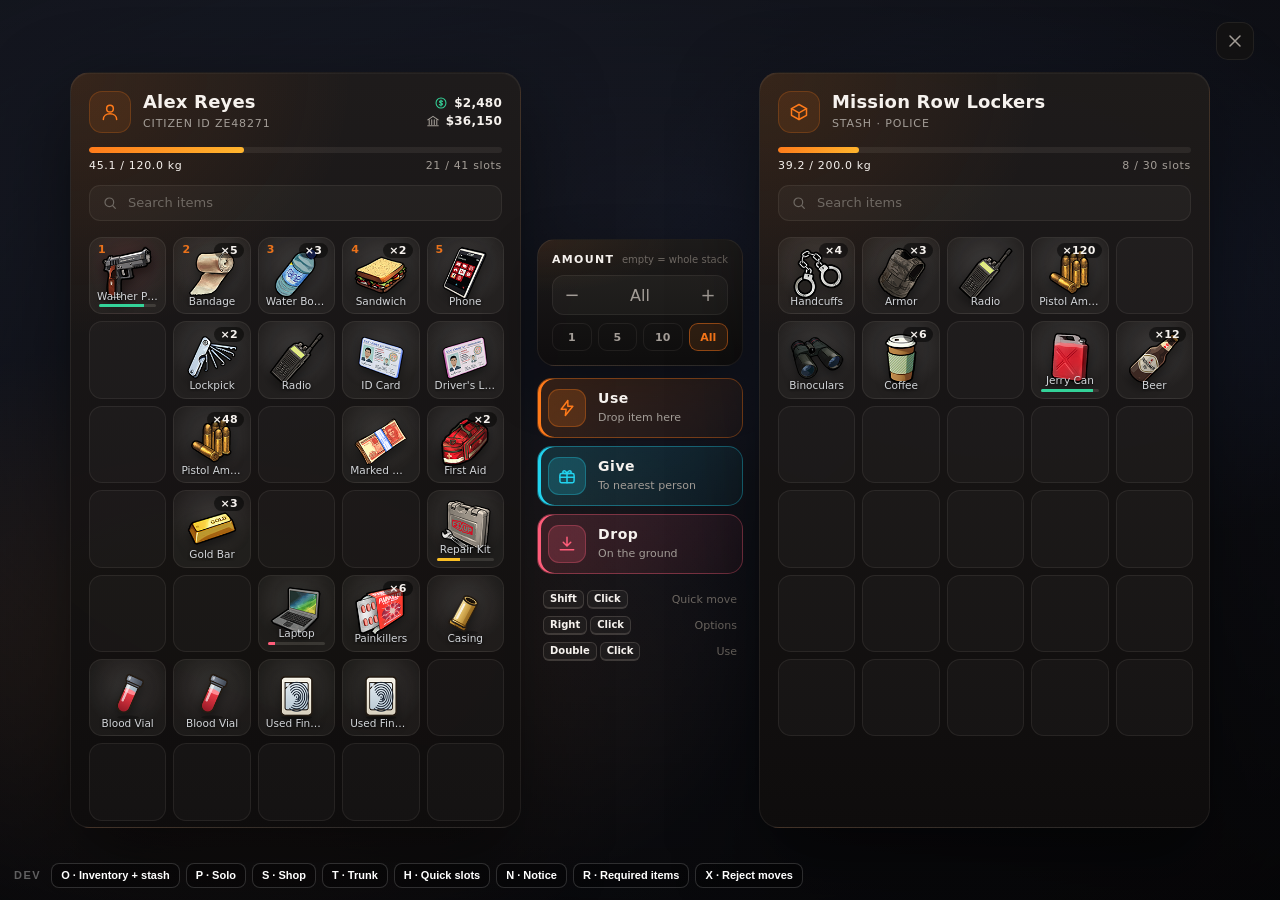
<file: ze-inventory/html/index.html>
<!DOCTYPE html>
<html lang="en">
<head>
    <meta charset="utf-8">
    <meta name="viewport" content="width=device-width, initial-scale=1">
    <title>ze-inventory</title>
    <link rel="stylesheet" href="style.css">
</head>
<body>
    <!-- Icon sprite: stroke icons, styled by .icon in style.css -->
    <svg width="0" height="0" style="position:absolute" aria-hidden="true" focusable="false">
        <defs>
            <symbol id="i-user" viewBox="0 0 24 24"><circle cx="12" cy="8" r="4"/><path d="M4 21c0-4.4 3.6-7 8-7s8 2.6 8 7"/></symbol>
            <symbol id="i-users" viewBox="0 0 24 24"><circle cx="9" cy="8" r="3.5"/><path d="M2.5 20c0-3.6 2.9-6 6.5-6s6.5 2.4 6.5 6"/><path d="M16 4.6a3.5 3.5 0 0 1 0 6.8M18.5 14.4c1.9.8 3 2.6 3 5.6"/></symbol>
            <symbol id="i-box" viewBox="0 0 24 24"><path d="M3 8l9-5 9 5v8l-9 5-9-5z"/><path d="M3 8l9 5 9-5M12 13v8"/></symbol>
            <symbol id="i-car" viewBox="0 0 24 24"><path d="M5 16l1.5-5.5A2 2 0 0 1 8.4 9h7.2a2 2 0 0 1 1.9 1.5L19 16"/><rect x="3" y="16" width="18" height="4" rx="1.5"/><path d="M7 18h.01M17 18h.01"/></symbol>
            <symbol id="i-glove" viewBox="0 0 24 24"><rect x="3" y="6" width="18" height="12" rx="3"/><path d="M3 11h18M12 11v3"/></symbol>
            <symbol id="i-ground" viewBox="0 0 24 24"><path d="M12 4v10M7.5 10 12 14.5 16.5 10"/><path d="M4 19h16"/></symbol>
            <symbol id="i-shop" viewBox="0 0 24 24"><path d="M5 8h14l-1 12H6z"/><path d="M9 8V7a3 3 0 0 1 6 0v1"/></symbol>
            <symbol id="i-search" viewBox="0 0 24 24"><circle cx="11" cy="11" r="6.5"/><path d="m20 20-4.2-4.2"/></symbol>
            <symbol id="i-close" viewBox="0 0 24 24"><path d="M6 6l12 12M18 6 6 18"/></symbol>
            <symbol id="i-bolt" viewBox="0 0 24 24"><path d="M13 3 5 13.5h6L10 21l9-11h-6z"/></symbol>
            <symbol id="i-gift" viewBox="0 0 24 24"><rect x="3.5" y="9" width="17" height="11" rx="2"/><path d="M12 9v11M3.5 13.5h17"/><path d="M12 9C10.5 5 7 5 7 7.5 7 9 12 9 12 9zM12 9c1.5-4 5-4 5-1.5C17 9 12 9 12 9z"/></symbol>
            <symbol id="i-swap" viewBox="0 0 24 24"><path d="M4 8h14M14 4l4 4-4 4M20 16H6M10 12l-4 4 4 4"/></symbol>
            <symbol id="i-coin" viewBox="0 0 24 24"><circle cx="12" cy="12" r="8.5"/><path d="M12 7v10M14.6 9.4C14.1 8.5 13.2 8 12 8c-1.5 0-2.6.7-2.6 1.9 0 2.6 5.2 1.3 5.2 4 0 1.2-1.1 2.1-2.6 2.1-1.3 0-2.3-.5-2.8-1.4"/></symbol>
            <symbol id="i-bank" viewBox="0 0 24 24"><path d="M3 10 12 4l9 6M5.5 10v8M9.8 10v8M14.2 10v8M18.5 10v8M3 20h18"/></symbol>
            <symbol id="i-copy" viewBox="0 0 24 24"><rect x="9" y="9" width="11" height="11" rx="2"/><path d="M15 9V6a2 2 0 0 0-2-2H6a2 2 0 0 0-2 2v7a2 2 0 0 0 2 2h3"/></symbol>
            <symbol id="i-cart"viewBox="0 0 24 24"><path d="M3 4h2.5l2 11h10l2-8H7"/><circle cx="9" cy="19" r="1.2"/><circle cx="17" cy="19" r="1.2"/></symbol>
        </defs>
    </svg>

    <!-- Quick-slot HUD, shown briefly when the inventory is closed -->
    <div id="hotbar" class="hotbar" hidden></div>
    <!-- "+2 Bandage" style notices -->
    <div id="itemboxes" class="itemboxes"></div>
    <!-- "You need these items" card -->
    <div id="required" class="required" hidden></div>

    <main id="app" class="app" hidden>
        <button id="btn-close" class="app-close" type="button" aria-label="Close inventory">
            <svg class="icon"><use href="#i-close"/></svg>
        </button>

        <div class="stage">
            <section id="panel-player" class="panel" data-side="player"></section>

            <aside class="rail">
                <div class="card">
                    <div class="card-label">
                        <span>Amount</span>
                        <span class="card-hint">empty = whole stack</span>
                    </div>
                    <div class="stepper">
                        <button type="button" data-step="-1" aria-label="Decrease amount">&minus;</button>
                        <input id="amount" type="text" inputmode="numeric" maxlength="4" placeholder="All" autocomplete="off" spellcheck="false">
                        <button type="button" data-step="1" aria-label="Increase amount">+</button>
                    </div>
                    <div class="chips" id="chips">
                        <button type="button" data-amt="1">1</button>
                        <button type="button" data-amt="5">5</button>
                        <button type="button" data-amt="10">10</button>
                        <button type="button" data-amt="0">All</button>
                    </div>
                </div>

                <div class="zones">
                    <div class="zone" data-zone="use">
                        <svg class="icon"><use href="#i-bolt"/></svg>
                        <b>Use</b><span>Drop item here</span>
                    </div>
                    <div class="zone" data-zone="give">
                        <svg class="icon"><use href="#i-gift"/></svg>
                        <b>Give</b><span>To nearest person</span>
                    </div>
                    <div class="zone" data-zone="drop">
                        <svg class="icon"><use href="#i-ground"/></svg>
                        <b>Drop</b><span>On the ground</span>
                    </div>
                </div>

                <ul class="keys">
                    <li><span><kbd>Shift</kbd><kbd>Click</kbd></span>Quick move</li>
                    <li><span><kbd>Right</kbd><kbd>Click</kbd></span>Options</li>
                    <li><span><kbd>Double</kbd><kbd>Click</kbd></span>Use</li>                </ul>
            </aside>

            <section id="panel-other" class="panel" data-side="other" hidden></section>
        </div>
    </main>

    <template id="tpl-panel">
        <header class="panel-head">
            <div class="panel-icon"><svg class="icon"><use data-ref="icon" href="#i-user"/></svg></div>
            <div class="panel-titles">
                <h2 class="panel-title" data-ref="title"></h2>
                <p class="panel-sub" data-ref="sub"></p>
            </div>
            <div class="panel-extra" data-ref="extra"></div>
        </header>

        <div class="panel-meter">
            <div class="meter" data-ref="meter"><i data-ref="meterFill"></i></div>
            <div class="meter-text">
                <span data-ref="weight"></span>
                <span data-ref="count"></span>
            </div>
        </div>

        <label class="search">
            <svg class="icon"><use href="#i-search"/></svg>
            <input data-ref="search" type="text" placeholder="Search items" autocomplete="off" spellcheck="false">
        </label>

        <div class="grid-wrap" data-ref="gridWrap">
            <div class="grid" data-ref="grid"></div>
        </div>
    </template>

    <div id="tip" class="tip" hidden></div>
    <ul id="ctx" class="ctx" hidden></ul>
    <div id="toast" class="toast" hidden></div>

    <script src="script.js"></script>
</body>
</html>
</file>
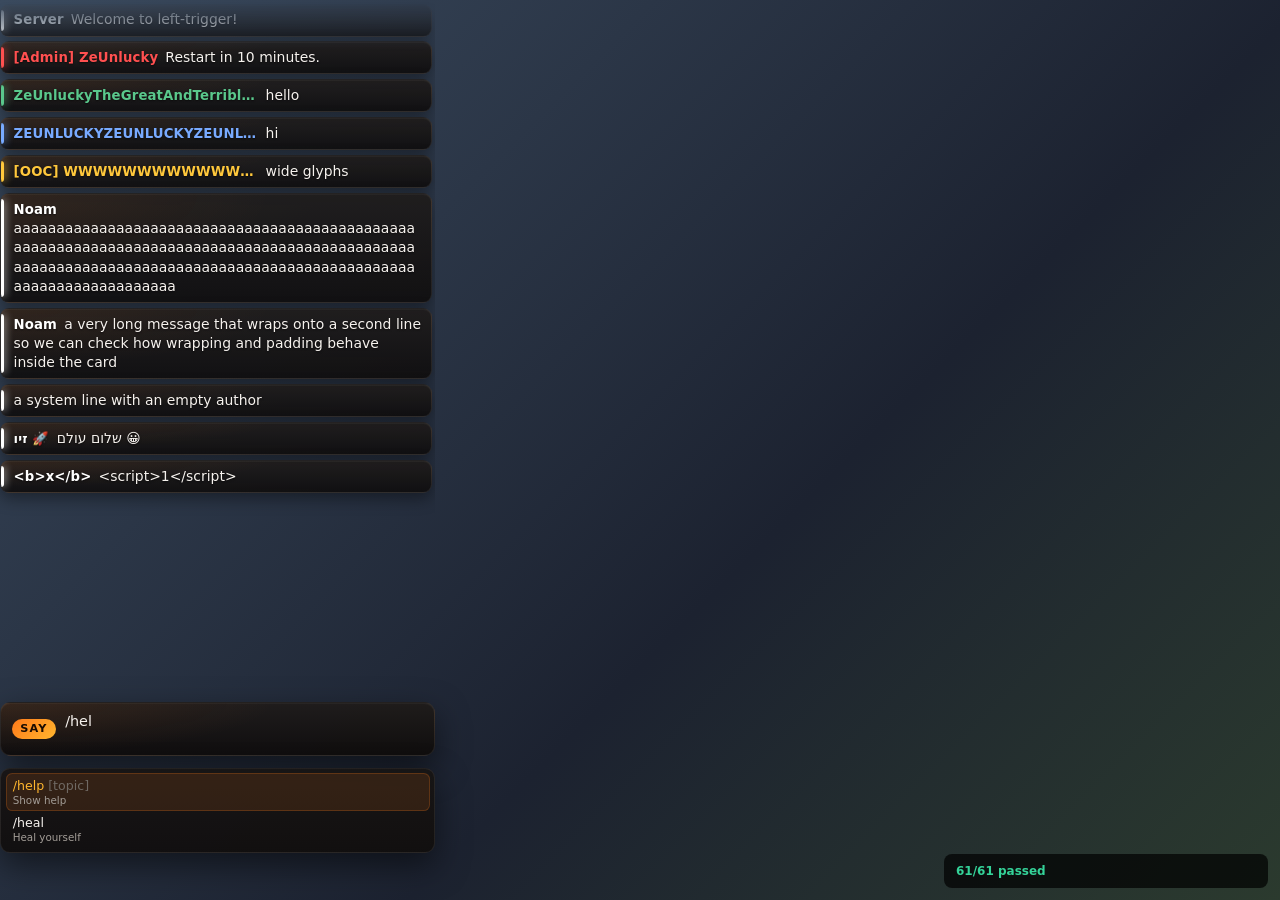
<file: ze-chat-theme/preview.html>
<!doctype html>
<!-- Static mock of the system chat DOM plus layout tests, for eyeballing the theme in a browser. Not loaded by the resource.
     Open it served over http (file:// won't load the relative css). The result of the tests is in the banner and the console. -->
<meta charset="utf-8">
<link rel="stylesheet" href="style.css">
<style>
    html, body { margin: 0; height: 100%; overflow: hidden; }
    body { background: linear-gradient(135deg, #3a4a5e, #1c2230 60%, #2b3a2e); font: 12px Consolas, monospace; }
    /* the tests render in a taller window than the game uses, so every case is visible */
    .chat-window { height: 78vh !important; }
    .chat-input { top: calc(1.6vh + 78vh + 1vh) !important; }
    /* stand-in for the stock chat css that the theme has to win against (it hangs the first line out to the left) */
    .multiline { margin-left: 5%; text-indent: -1.5%; }
    #banner { position: fixed; right: 12px; bottom: 12px; width: 300px; padding: 10px 12px; border-radius: 8px; background: rgba(0,0,0,.7); color: #fff; }
    #banner b.pass { color: #34d399; } #banner b.fail { color: #ff5d7a; }
    #banner div { margin-top: 3px; }
</style>
<body>
<div class="chat-window">
    <div class="chat-messages" id="msgs"></div>
</div>
<div class="chat-input">
    <div><span class="prefix">say</span><textarea placeholder="Type a message or /command">/hel</textarea></div>
    <div>
        <ul class="suggestions">
            <li class="suggestion"><span>/help</span> <span class="param">[topic]</span><span class="help">Show help</span></li>
            <li class="suggestion"><span>/heal</span><span class="help">Heal yourself</span></li>
        </ul>
    </div>
</div>
<div id="banner">running tests...</div>

<script>
    // [name, colour, author, text]
    var CASES = [
        ['plain',                 'rgb(255,255,255)', 'Server', 'Welcome to left-trigger!'],
        ['admin tag',             'rgb(255,80,80)',   '[Admin] ZeUnlucky', 'Restart in 10 minutes.'],
        ['long name',             'rgb(90,200,140)',  'ZeUnluckyTheGreatAndTerribleOfLeftTrigger', 'hello'],
        ['unbroken huge name',    'rgb(120,170,255)', 'ZEUNLUCKYZEUNLUCKYZEUNLUCKYZEUNLUCKYZEUNLUCKYZEUNLUCKY', 'hi'],
        ['wide capitals + tag',   'rgb(255,200,60)',  '[OOC] WWWWWWWWWWWWWWWWWW', 'wide glyphs'],
        ['unbroken long text',    'rgb(255,255,255)', 'Noam', 'a'.repeat(160)],
        ['wrapping text',         'rgb(255,255,255)', 'Noam', 'a very long message that wraps onto a second line so we can check how wrapping and padding behave inside the card'],
        ['no author',             'rgb(255,255,255)', '', 'a system line with an empty author'],
        ['emoji / unicode',       'rgb(255,255,255)', 'זיו 🚀', 'שלום עולם 😀'],
        ['html is inert',         'rgb(255,255,255)', '&lt;b&gt;x&lt;/b&gt;', '&lt;script&gt;1&lt;/script&gt;']
    ];

    var msgs = document.getElementById('msgs');
    CASES.forEach(function (c) {
        var d = document.createElement('div');
        d.className = c[2] ? 'msg multiline' : 'msg';
        d.dataset.case = c[0];
        d.innerHTML = '<span><span style="color:' + c[1] + '"><b>' + c[2] + '</b><span>' + c[3] + '</span></span></span>';
        msgs.appendChild(d);
    });
</script>
<script src="theme.js"></script>
<script>
    // layout tests: nothing may leave its card, the name never takes more than the card, the accent is tinted
    setTimeout(function () {
        var win = document.querySelector('.chat-window').getBoundingClientRect();
        var results = [];
        function check(name, ok, detail) { results.push([name, ok, detail || '']); }

        document.querySelectorAll('.msg').forEach(function (m) {
            var n = m.dataset.case, r = m.getBoundingClientRect(), b = m.querySelector('b'), br = b.getBoundingClientRect();
            check(n + ': card inside window', r.left >= win.left - 1 && r.right <= win.right + 1, Math.round(r.left) + '..' + Math.round(r.right));
            check(n + ': no horizontal overflow', m.scrollWidth <= m.clientWidth + 1, m.scrollWidth + ' > ' + m.clientWidth);
            check(n + ': name inside card', br.width === 0 || (br.left >= r.left && br.right <= r.right), Math.round(br.left) + '..' + Math.round(br.right));
            check(n + ': name starts clear of the accent bar', br.width === 0 || br.left >= r.left + 8,Math.round(br.left - r.left) + 'px in');
            check(n + ': card flush with the others', Math.abs(r.left - win.left) < 12, Math.round(r.left - win.left) + 'px from window');
            check(n + ': name not wider than 60% of card', br.width <= r.width * 0.6 + 1, Math.round(br.width) + ' / ' + Math.round(r.width));
        });

        var red = document.querySelector('[data-case="admin tag"]');
        check('accent tinted from message colour', red.style.getPropertyValue('--msg-accent') === 'rgb(255,80,80)', red.style.getPropertyValue('--msg-accent'));

        var failed = results.filter(function (r) { return !r[1]; });
        var banner = document.getElementById('banner');
        banner.innerHTML = '<b class="' + (failed.length ? 'fail' : 'pass') + '">' + (results.length - failed.length) + '/' + results.length + ' passed</b>' +
            failed.map(function (r) { return '<div>FAIL ' + r[0] + ' (' + r[2] + ')</div>'; }).join('');
        results.forEach(function (r) { console.log((r[1] ? 'PASS ' : 'FAIL ') + r[0] + ' ' + r[2]); });
    }, 600);
</script>
</file>
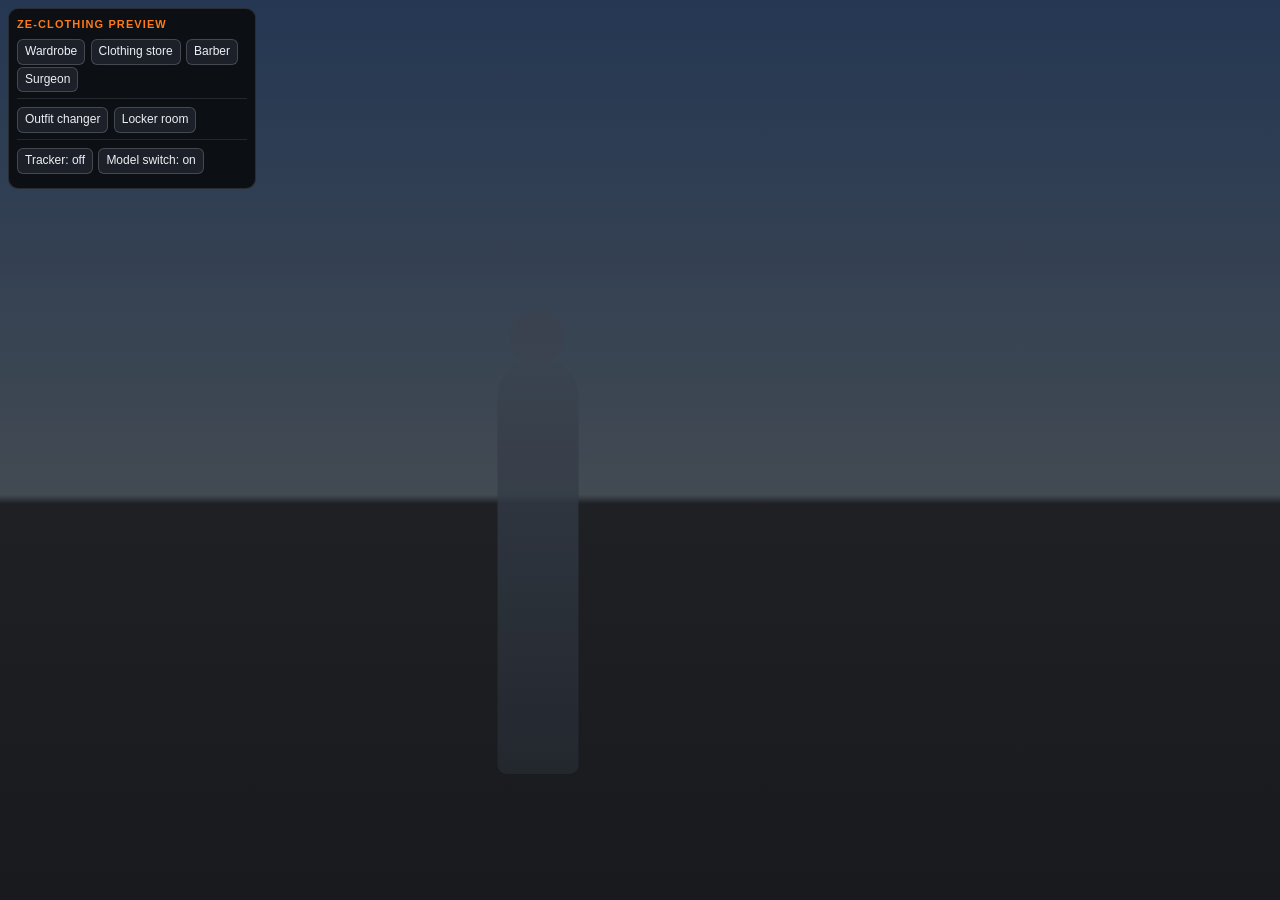
<file: ze-clothing/dev/preview.html>
<!doctype html>
<html lang="en">
<head>
<meta charset="utf-8">
<title>ze-clothing preview</title>
<style>
    /* Dev only: runs the real NUI in an iframe and fakes what client/main.lua and the server answer.
       Serve the resources folder over http (see README.md) and open this page. Not part of files{}. */
    html, body { margin: 0; height: 100%; background: #0b0e13; overflow: hidden; font: 12px/1.3 "Segoe UI", sans-serif; color: #cfd6e2; }
    .scene {
        position: fixed; inset: 0;
        background: linear-gradient(180deg, rgba(40, 60, 90, 0.9) 0%, rgba(90, 100, 110, 0.7) 55%, rgba(30, 32, 36, 1) 56%, rgba(24, 26, 30, 1) 100%);
    }
    .ped { /* where the character stands, to judge the panel against */
        position: fixed; left: 42%; bottom: 14%; width: 9vh; height: 46vh; transform: translateX(-50%);
        border-radius: 4vh 4vh 1vh 1vh; background: linear-gradient(180deg, #3b4350, #262b33); opacity: 0.8;
    }
    .ped::before { content: ""; position: absolute; left: 50%; top: -5.5vh; width: 6vh; height: 6vh; transform: translateX(-50%); border-radius: 50%; background: #3b4350; }
    iframe { position: fixed; inset: 0; width: 100%; height: 100%; border: 0; z-index: 1; background: transparent; }
    #ctl {
        position: fixed; z-index: 5; top: 8px; left: 8px; width: 230px; padding: 8px; border-radius: 10px;
        background: rgba(10, 12, 16, 0.92); border: 1px solid rgba(255, 255, 255, 0.12);
    }
    #ctl h3 { margin: 0 0 6px; font-size: 11px; letter-spacing: 0.1em; text-transform: uppercase; color: #ff7a1a; }
    #ctl button {
        margin: 2px 2px 0 0; padding: 4px 7px; border: 1px solid rgba(255, 255, 255, 0.18); border-radius: 6px;
        background: #1b2029; color: #edf0f5; cursor: pointer; font: inherit;
    }
    #ctl button:hover { border-color: #ff7a1a; }
    #ctl hr { border: 0; border-top: 1px solid rgba(255, 255, 255, 0.1); margin: 6px 0; }
    #log { margin-top: 6px; max-height: 120px; overflow: hidden; color: #8a94a6; font: 11px/1.35 Consolas, monospace; white-space: pre-wrap; }
</style>
</head>
<body>
<div class="scene"></div>
<div class="ped"></div>
<iframe id="nui" src="../html/index.html"></iframe>

<div id="ctl">
    <h3>ze-clothing preview</h3>
    <button data-s="full">Wardrobe</button>
    <button data-s="clothing">Clothing store</button>
    <button data-s="barber">Barber</button>
    <button data-s="surgeon">Surgeon</button>
    <hr>
    <button data-s="outfits">Outfit changer</button>
    <button data-s="room">Locker room</button>
    <hr>
    <button data-s="tracker">Tracker: <span id="trk">off</span></button>
    <button data-s="noswitch">Model switch: <span id="sw">on</span></button>
    <div id="log"></div>
</div>

<script>
(() => {
    const nui = document.getElementById('nui');
    const logEl = document.getElementById('log');
    const lines = [];
    let tracker = false, modelSwitch = true;

    // ---- a fake skin: the same keys and ranges client/skin.lua reports (comps/props/overlays differ per ped in-game)
    const R = (min, max, tex, texMin) => ({ min, max, tex, texMin: texMin || 0 });
    const FEATURES = ['nose_0', 'nose_1', 'nose_2', 'nose_3', 'nose_4', 'nose_5', 'eyebrown_high', 'eyebrown_forward', 'cheek_1', 'cheek_2', 'cheek_3',
        'eye_opening', 'lips_thickness', 'jaw_bone_width', 'jaw_bone_back_lenght', 'chimp_bone_lowering', 'chimp_bone_lenght', 'chimp_bone_width', 'chimp_hole', 'neck_thikness'];
    const LIM = {
        face: R(0, 45, 45), face2: R(0, 45, 45),
        hair: R(0, 73, 63), eyebrows: R(-1, 33, 63), beard: R(-1, 28, 63), blush: R(-1, 6, 63), lipstick: R(-1, 9, 63),
        makeup: R(-1, 74, 63), ageing: R(-1, 14, null), moles: R(-1, 17, 10), eye_color: R(-1, 31, null),
        arms: R(0, 167, 2), 't-shirt': R(1, 200, 12), torso2: R(0, 350, 20), vest: R(0, 30, 5), decals: R(0, 50, 3),
        accessory: R(0, 150, 4), bag: R(0, 100, 8), pants: R(0, 120, 10), shoes: R(1, 100, 8),
        mask: R(0, 200, 8), hat: R(0, 150, 10), glass: R(0, 40, 8), ear: R(0, 30, 4), watch: R(0, 40, 6), bracelet: R(0, 10, 2),
    };
    FEATURES.forEach((k) => { LIM[k] = R(-10, 10, null); });
    const DEFAULTS = { 't-shirt': 1, shoes: 1, eyebrows: -1, beard: -1, blush: -1, lipstick: -1, makeup: -1, ageing: -1, eye_color: -1, moles: -1 };
    const data = {};
    Object.keys(LIM).forEach((k) => { data[k] = { item: DEFAULTS[k] !== undefined ? DEFAULTS[k] : 0, texture: 0 }; });
    data.facemix = { shapeMix: 0.5, skinMix: 0.5 };
    data.torso2 = { item: 12, texture: 3 };
    data.pants = { item: 24, texture: 1 };
    data.hair = { item: 5, texture: 4 };
    data.nose_0 = { item: 3, texture: 0 };

    const describe = (k) => {
        if (k === 'facemix') return { ...data.facemix };
        const l = LIM[k], e = data[k];
        return { item: Math.max(e.item, l.min), texture: e.texture, minItem: l.min, maxItem: l.max, hasTexture: l.tex !== null, minTexture: 0, maxTexture: l.tex || 0 };
    };
    const describeAll = () => Object.fromEntries(Object.keys(data).map((k) => [k, describe(k)]));

    const MODELS = ['mp_m_freemode_01', 'a_m_m_beach_01', 'a_m_m_bevhills_01', 'a_m_y_runner_01'];
    let model = 1;
    const modelInfo = () => ({ index: model, name: MODELS[model - 1], count: MODELS.length });

    let mine = [
        { outfitname: 'Work clothes', outfitId: 'outfit-3-1234', skin: '{}' },
        { outfitname: 'Night out with a very long outfit name that has to be cut', outfitId: 'outfit-8-4821', skin: '{}' },
    ];
    const presets = [{ outfitLabel: 'Short Sleeve', outfitData: {} }, { outfitLabel: 'Trooper Tan', outfitData: {} }];

    function log(text) {
        lines.unshift(text);
        lines.length = Math.min(lines.length, 7);
        logEl.textContent = lines.join('\n');
    }

    function send(msg) { nui.contentWindow.postMessage(msg, '*'); }

    const tr = {}; // empty: the NUI's own English text is what shows

    // ---- the fake Lua: the same replies client/main.lua gives
    function mockPost(name, d) {
        log(name + ' ' + JSON.stringify(d));
        switch (name) {
            case 'updateSkin': {
                const k = d.clothingType;
                if (!data[k]) return {};
                if (k === 'accessory' && tracker) return describe(k);
                if (k === 'facemix') { data.facemix[d.type] = Math.min(1, Math.max(0, d.articleNumber)); return describe(k); }
                const l = LIM[k], e = data[k];
                if (d.type === 'item') {
                    let v = Math.round(d.articleNumber);
                    if (k === 'accessory' && v === 13) v = e.item < 13 ? 14 : 12;
                    e.item = Math.min(l.max, Math.max(l.min, v));
                    e.texture = k === 'moles' ? 10 : (DEFAULTS[k] !== undefined && l.tex ? 1 : 0);
                } else if (l.tex !== null) {
                    e.texture = Math.min(l.tex, Math.max(0, Math.round(d.articleNumber)));
                }
                return describe(k);
            }
            case 'setCurrentPed':
                model = Math.min(MODELS.length, Math.max(1, d.ped));
                setTimeout(() => send({ action: 'values', values: describeAll(), model: modelInfo() }), 150);
                return modelInfo();
            case 'removeOutfit':
                mine = mine.filter((o) => o.outfitId !== d.outfitId);
                setTimeout(() => send({ action: 'outfits', outfits: mine }), 80);
                return 'ok';
            case 'saveOutfit':
                mine.push({ outfitname: d.outfitName, outfitId: 'outfit-1-' + (1000 + mine.length), skin: '{}' });
                setTimeout(() => send({ action: 'outfits', outfits: mine }), 80);
                return 'ok';
            case 'close':
                log('closed, save=' + d.save);
                return 'ok';
            default:
                return 'ok';
        }
    }
    nui.addEventListener('load', () => { nui.contentWindow.ZE_POST = mockPost; });

    const menu = (id, label, selected, outfits) => ({ menu: id, label, selected: !!selected, outfits });
    const open = (title, menus) => send({
        action: 'open', title, menus, values: describeAll(), hasTracker: tracker,
        modelSwitch, model: modelInfo(), tr, accent: '#ff7a1a',
    });

    const scenes = {
        full: () => open('Wardrobe', [menu('features', 'Features', true), menu('hair', 'Hair & Face'), menu('clothing', 'Clothing'), menu('accessories', 'Accessories')]),
        clothing: () => open('Clothing store', [menu('clothing', 'Clothing', true), menu('accessories', 'Accessories')]),
        barber: () => open('Barbershop', [menu('hair', 'Hair & Face', true)]),
        surgeon: () => open('Plastic Surgeon', [menu('features', 'Features', true)]),
        outfits: () => open('Outfit Changer', [menu('outfits', 'My Outfits', true, mine)]),
        room: () => open('Locker Room', [menu('presets', 'Presets', true, presets), menu('outfits', 'My Outfits', false, mine), menu('clothing', 'Clothing'), menu('accessories', 'Accessories')]),
    };

    document.getElementById('ctl').addEventListener('click', (e) => {
        const s = e.target.dataset && e.target.dataset.s;
        if (!s) return;
        if (s === 'tracker') { tracker = !tracker; document.getElementById('trk').textContent = tracker ? 'on' : 'off'; return; }
        if (s === 'noswitch') { modelSwitch = !modelSwitch; document.getElementById('sw').textContent = modelSwitch ? 'on' : 'off'; return; }
        if (scenes[s]) scenes[s]();
    });

    // preview.html?fit=1080 renders the NUI in a real 1920x1080 frame, scaled to fit this window (the menu scales with screen height)
    const fit = Number(new URLSearchParams(location.search).get('fit'));
    function layoutFit() {
        if (!(fit > 0) || !innerWidth || !innerHeight) return;
        const w = Math.round(fit * 16 / 9);
        const scale = Math.min(innerWidth / w, innerHeight / fit);
        nui.style.cssText = `position:fixed;left:0;top:0;width:${w}px;height:${fit}px;border:0;z-index:1;background:transparent;transform-origin:0 0;transform:scale(${scale})`;
    }
    layoutFit();
    window.addEventListener('resize', layoutFit);
    window.addEventListener('load', layoutFit);

    // open straight away when a scene is named in the address: preview.html#room
    nui.addEventListener('load', () => {
        const s = location.hash.slice(1);
        if (scenes[s]) setTimeout(scenes[s], 200);
    });
})();
</script>
</body>
</html>
</file>
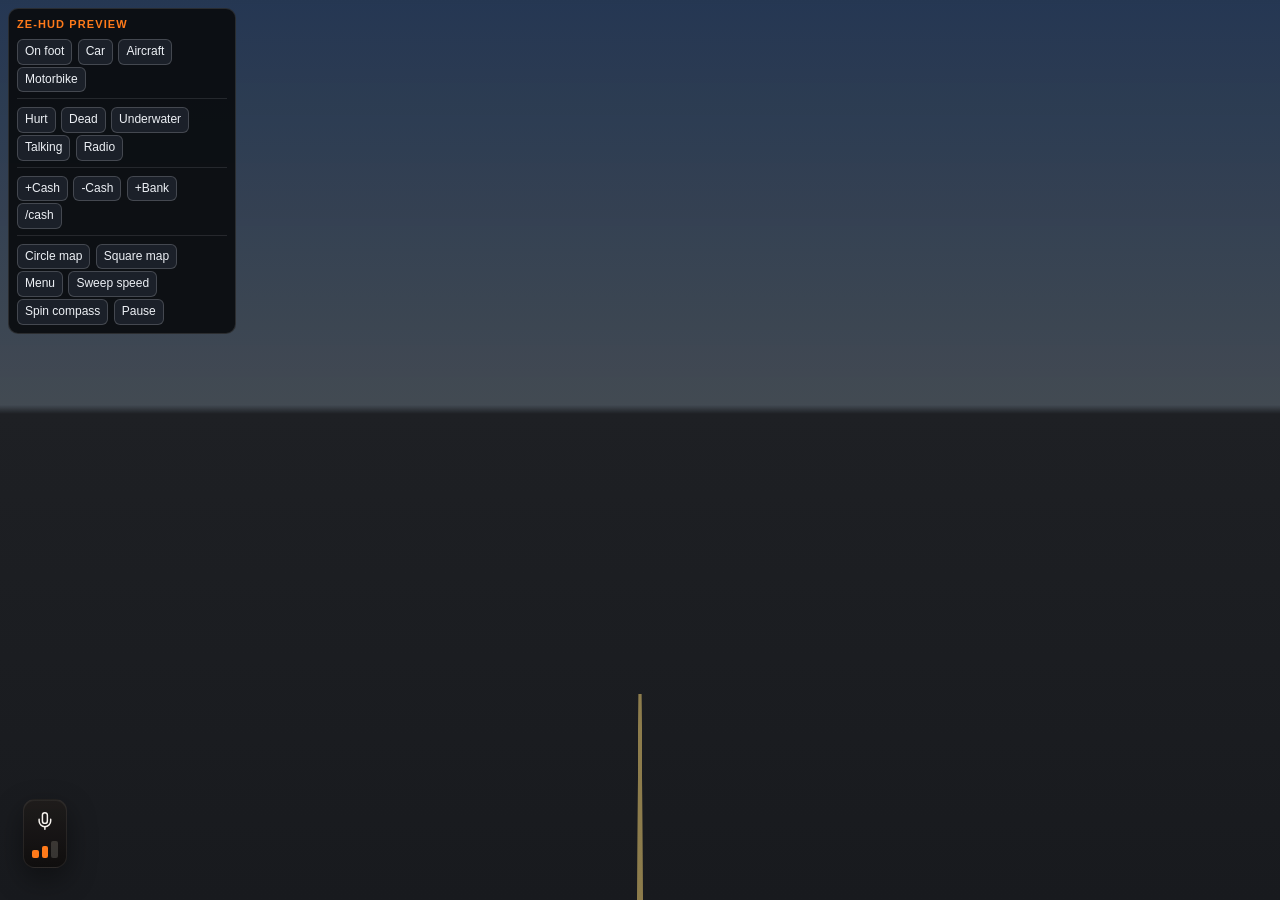
<file: ze-hud/dev/preview.html>
<!doctype html>
<html lang="en">
<head>
<meta charset="utf-8">
<title>ze-hud preview</title>
<style>
    /* Dev only: runs the real NUI in an iframe and fakes what client/main.lua sends.
       Serve the resources folder over http (see README.md) and open this page. Not part of files{}. */
    html, body { margin: 0; height: 100%; background: #0b0e13; overflow: hidden; font: 12px/1.3 "Segoe UI", sans-serif; color: #cfd6e2; }
    .scene {
        position: fixed; inset: 0;
        background:
            linear-gradient(180deg, rgba(40, 60, 90, 0.9) 0%, rgba(90, 100, 110, 0.7) 45%, rgba(30, 32, 36, 1) 46%, rgba(24, 26, 30, 1) 100%);
    }
    .scene::before { /* a road, so translucent panels have something to sit on */
        content: ""; position: absolute; left: 20%; right: 20%; bottom: 0; height: 54%;
        background: linear-gradient(90deg, transparent 49.6%, rgba(255, 220, 120, 0.5) 49.6%, rgba(255, 220, 120, 0.5) 50.4%, transparent 50.4%);
        transform: perspective(300px) rotateX(35deg); transform-origin: bottom;
    }
    #mock-map {
        position: fixed; z-index: 0;
        background:
            linear-gradient(90deg, transparent 38%, #8aa 38%, #8aa 40%, transparent 40%),
            linear-gradient(0deg, transparent 55%, #9ab 55%, #9ab 57%, transparent 57%),
            #1f3a52;
        display: none;
    }
    body.shape-circle-mock #mock-map { border-radius: 50%; }
    iframe { position: fixed; inset: 0; width: 100%; height: 100%; border: 0; z-index: 1; background: transparent; }
    #ctl {
        position: fixed; z-index: 5; top: 8px; left: 8px; width: 210px; padding: 8px; border-radius: 10px;
        background: rgba(10, 12, 16, 0.92); border: 1px solid rgba(255, 255, 255, 0.12);
    }
    #ctl.min { width: auto; }
    #ctl.min .body { display: none; }
    #ctl h3 { margin: 0 0 6px; font-size: 11px; letter-spacing: 0.1em; text-transform: uppercase; color: #ff7a1a; cursor: pointer; }
    #ctl button {
        margin: 2px 2px 0 0; padding: 4px 7px; border: 1px solid rgba(255, 255, 255, 0.18); border-radius: 6px;
        background: #1b2029; color: #edf0f5; cursor: pointer; font: inherit;
    }
    #ctl button:hover { border-color: #ff7a1a; }
    #ctl hr { border: 0; border-top: 1px solid rgba(255, 255, 255, 0.1); margin: 6px 0; }
</style>
</head>
<body>
<div class="scene"></div>
<div id="mock-map"></div>
<iframe id="hud" src="../html/index.html"></iframe>

<div id="ctl">
    <h3 id="ctlTitle">ze-hud preview</h3>
    <div class="body">
        <button data-s="foot">On foot</button>
        <button data-s="car">Car</button>
        <button data-s="air">Aircraft</button>
        <button data-s="bike">Motorbike</button>
        <hr>
        <button data-s="hurt">Hurt</button>
        <button data-s="dead">Dead</button>
        <button data-s="water">Underwater</button>
        <button data-s="talk">Talking</button>
        <button data-s="radio">Radio</button>
        <hr>
        <button data-s="cash">+Cash</button>
        <button data-s="spend">-Cash</button>
        <button data-s="bank">+Bank</button>
        <button data-s="showcash">/cash</button>
        <hr>
        <button data-s="circle">Circle map</button>
        <button data-s="square">Square map</button>
        <button data-s="menu">Menu</button>
        <button data-s="sweep">Sweep speed</button>
        <button data-s="spin">Spin compass</button>
        <button data-s="paused">Pause</button>
    </div>
</div>

<script>
(() => {
    const hud = document.getElementById('hud');
    const mockMap = document.getElementById('mock-map');
    const send = (msg) => hud.contentWindow.postMessage(msg, '*');

    // Same shape as Config.MapFrame / Config.Defaults in config.lua
    const mapFrame = {
        square: { left: 2.5, bottom: 6.0, width: 29.0, height: 18.5 },
        circle: { left: 3.7, bottom: 7.0, width: 27.3, height: 22.9 },
    };
    const settings = {
        autoHealth: true, autoArmor: true, autoHunger: true, autoThirst: true, autoStress: true, autoStamina: true,
        autoEngine: true, autoNitro: true, optimized: true,
        mapShape: 'square', mapFrame: true, hideMap: false, minimapOnFoot: false,
        compassShow: true, compassOnFoot: false, compassFollowCam: true, compassOptimized: true,
        streetNames: true, compassPointer: true, compassDegrees: true,
        soundMenu: true, soundToggle: true, soundReset: true, notifyMap: true, notifyFuel: true, notifyCinematic: true,
        cinematic: false,
    };

    const base = {
        action: 'tick', show: true, health: 100, dead: false, armor: 0, hunger: 100, thirst: 100, stress: 0,
        stamina: 100, underwater: false, voice: 2, talking: false, radio: 0, radioActive: false,
        armed: false, chute: false, dev: false, radar: false, frame: false, veh: false,
    };
    let cur = Object.assign({}, base);
    const car = () => ({ speed: 64, fuel: 72, engine: 100, nitro: 0, nitroOn: false, belt: true, beltable: true, harness: false, cruise: false, air: false, rpm: 0.42, gear: '3' });

    const set = (patch) => { cur = Object.assign({}, cur, patch); cur.frame = cur.radar && settings.mapFrame; send(cur); layoutMock(); };
    const sendSettings = () => send({ action: 'settings', settings });

    function layoutMock() {
        const g = mapFrame[settings.mapShape];
        mockMap.style.display = cur.radar && cur.show ? 'block' : 'none';
        mockMap.style.left = g.left + 'vh'; mockMap.style.bottom = g.bottom + 'vh';
        mockMap.style.width = g.width + 'vh'; mockMap.style.height = g.height + 'vh';
        document.body.classList.toggle('shape-circle-mock', settings.mapShape === 'circle');
    }

    // The NUI calls this instead of fetch() (see post() in script.js)
    hud.addEventListener('load', () => {
        hud.contentWindow.ZE_POST = (name, data) => {
            if (name === 'set') { settings[data.key] = data.value; sendSettings(); layoutMock(); }
            if (name === 'close') send({ action: 'menu', open: false });
            if (name === 'action' && data.name === 'reset') console.log('reset requested');
        };
        send({ action: 'init', accent: '#ff7a1a', currency: { locale: 'en-US', code: 'USD' }, mph: true, maxSpeed: 180, voiceLevels: 3, stress: true, mapFrame, settings });
        set({});
    });

    let sweepTimer = 0, spinTimer = 0;
    const stop = () => { clearInterval(sweepTimer); clearInterval(spinTimer); };

    const scenes = {
        foot: () => { stop(); set(Object.assign({}, base, { radar: false })); send({ action: 'compass', show: false }); },
        car: () => {
            stop();
            set(Object.assign({}, base, { health: 82, armor: 45, hunger: 64, thirst: 38, stress: 22, stamina: 100, radar: true, veh: car() }));
            send({ action: 'compass', show: true, heading: 274, street1: 'Alta Street', street2: 'Vinewood Boulevard', area: 'Vinewood' });
        },
        air: () => {
            stop();
            set(Object.assign({}, base, { radar: true, armed: true, veh: Object.assign(car(), { speed: 142, air: true, alt: 1250, gear: undefined, rpm: undefined, beltable: false, fuel: 28 }) }));
            send({ action: 'compass', show: true, heading: 12, street1: 'Los Santos Freeway', street2: '', area: 'Downtown' });
        },
        bike: () => {
            stop();
            set(Object.assign({}, base, { health: 60, hunger: 22, radar: true, veh: Object.assign(car(), { speed: 112, beltable: false, gear: '4', rpm: 0.93, engine: 40, nitro: 60, nitroOn: true, harness: true, cruise: true, belt: false }) }));
            send({ action: 'compass', show: true, heading: 90, street1: 'Great Ocean Highway', street2: 'Procopio Drive', area: 'Chumash' });
        },
        hurt: () => set({ health: 18, hunger: 12, thirst: 27, stress: 82, armor: 0, armed: true, chute: true, dev: true }),
        dead: () => set({ dead: true, health: 0 }),
        water: () => set({ underwater: true, stamina: 42 }),
        talk: () => set({ talking: !cur.talking }),
        radio: () => set({ radio: cur.radio ? 0 : 12, radioActive: !cur.radio }),
        cash: () => send({ action: 'money', mode: 'change', type: 'cash', cash: 5250, bank: 18200, amount: 250, minus: false }),
        spend: () => send({ action: 'money', mode: 'change', type: 'cash', cash: 5010, bank: 18200, amount: 240, minus: true }),
        bank: () => send({ action: 'money', mode: 'change', type: 'bank', cash: 5250, bank: 20000, amount: 1800, minus: false }),
        showcash: () => { send({ action: 'money', mode: 'show', type: 'cash', value: 5250 }); send({ action: 'money', mode: 'show', type: 'bank', value: 20000 }); },
        circle: () => { settings.mapShape = 'circle'; sendSettings(); layoutMock(); },
        square: () => { settings.mapShape = 'square'; sendSettings(); layoutMock(); },
        menu: () => send({ action: 'menu', open: true, settings }),
        sweep: () => {
            stop(); scenes.car();
            let t = 0;
            sweepTimer = setInterval(() => {
                t += 0.04;
                const s = Math.round((Math.sin(t) * 0.5 + 0.5) * 190);
                set({ veh: Object.assign(car(), { speed: s, rpm: Math.min(1, (s % 45) / 45 + 0.2), gear: String(Math.min(6, 1 + Math.floor(s / 45))) }) });
            }, 80);
        },
        spin: () => {
            stop();
            let h = 0;
            spinTimer = setInterval(() => { h = (h + 3) % 360; send({ action: 'compass', show: true, heading: h, street1: 'Spinning Street', street2: '', area: 'Test Area' }); }, 50);
        },
        paused: () => set({ show: !cur.show }),
    };

    document.querySelectorAll('#ctl button').forEach((b) => b.addEventListener('click', () => scenes[b.dataset.s]()));
    document.getElementById('ctlTitle').addEventListener('click', () => document.getElementById('ctl').classList.toggle('min'));
    window.zePreview = { send, set, settings, scenes, sendSettings };
})();
</script>
</body>
</html>
</file>
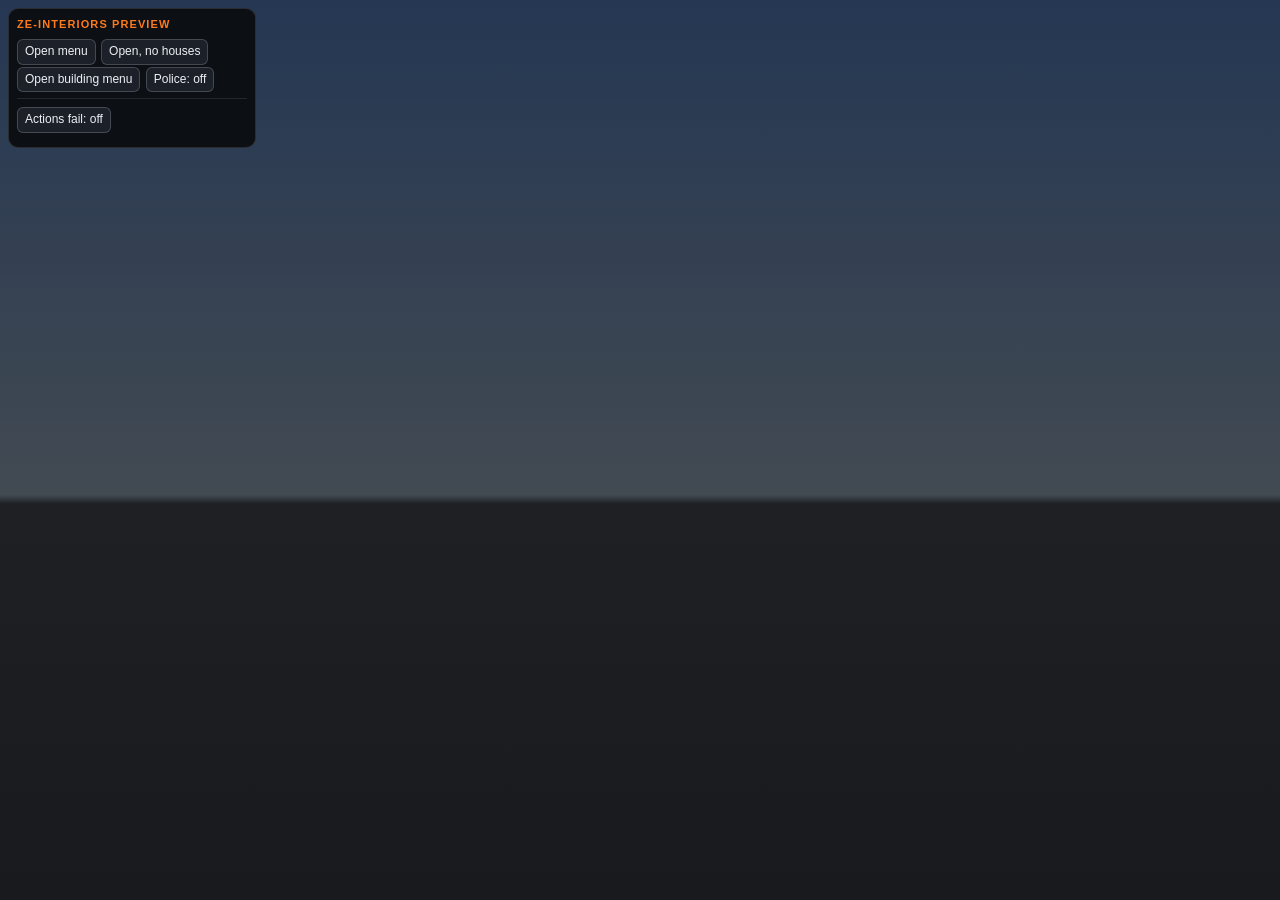
<file: ze-interiors/dev/preview.html>
<!doctype html>
<html lang="en">
<head>
<meta charset="utf-8">
<title>ze-interiors preview</title>
<style>
    /* Dev only: runs the real NUI in an iframe and fakes what client/menu.lua and server/menu.lua answer.
       Serve the resources folder over http (dev/serve.ps1) and open this page. Not part of files{}. */
    html, body { margin: 0; height: 100%; background: #0b0e13; overflow: hidden; font: 12px/1.3 "Segoe UI", sans-serif; color: #cfd6e2; }
    .scene {
        position: fixed; inset: 0;
        background: linear-gradient(180deg, rgba(40, 60, 90, 0.9) 0%, rgba(90, 100, 110, 0.7) 55%, rgba(30, 32, 36, 1) 56%, rgba(24, 26, 30, 1) 100%);
    }
    iframe { position: fixed; inset: 0; width: 100%; height: 100%; border: 0; z-index: 1; background: transparent; }
    #ctl {
        position: fixed; z-index: 5; top: 8px; left: 8px; width: 230px; padding: 8px; border-radius: 10px;
        background: rgba(10, 12, 16, 0.92); border: 1px solid rgba(255, 255, 255, 0.12);
    }
    #ctl h3 { margin: 0 0 6px; font-size: 11px; letter-spacing: 0.1em; text-transform: uppercase; color: #ff7a1a; }
    #ctl button {
        margin: 2px 2px 0 0; padding: 4px 7px; border: 1px solid rgba(255, 255, 255, 0.18); border-radius: 6px;
        background: #1b2029; color: #edf0f5; cursor: pointer; font: inherit;
    }
    #ctl button:hover { border-color: #ff7a1a; }
    #ctl hr { border: 0; border-top: 1px solid rgba(255, 255, 255, 0.1); margin: 6px 0; }
    #log { margin-top: 6px; max-height: 120px; overflow: hidden; color: #8a94a6; font: 11px/1.35 Consolas, monospace; white-space: pre-wrap; }
</style>
</head>
<body>
<div class="scene"></div>
<iframe id="nui" src="../html/index.html"></iframe>

<div id="ctl">
    <h3>ze-interiors preview</h3>
    <button data-s="open">Open menu</button>
    <button data-s="empty">Open, no houses</button>
    <button data-s="lobby">Open building menu</button>
    <button data-s="police">Police: <span id="po">off</span></button>
    <hr>
    <button data-s="fail">Actions fail: <span id="fl">off</span></button>
    <div id="log"></div>
</div>

<script>
(() => {
    const nui = document.getElementById('nui');
    const logEl = document.getElementById('log');
    const lines = [];
    let fail = false;

    // ---- fake data, shaped like server/menu.lua builds it
    const interiors = [
        { id: 1, name: 'Test', exits: 2 },
        { id: 2, name: 'Low End Apartment', exits: 1 },
        { id: 3, name: 'Modern Mansion with a long name', exits: 3 },
        { id: 4, name: 'Garage Flat', exits: 2 },
    ];
    let houses = [
        { id: 1, name: 'Test house', interior: 1, interiorName: 'Test', entrances: 1, exits: 2, entranceList: [{ exit: 1, x: 92.67, y: 49.22, z: 73.5, w: 73 }], owner: '', locked: false },
        { id: 2, name: 'Vinewood Hills 12', interior: 3, interiorName: 'Modern Mansion with a long name', entrances: 3, exits: 3, entranceList: [{ exit: 1, x: 10, y: 20, z: 30, w: 0 }, { exit: 2, x: 11.5, y: 21, z: 30, w: 90 }, { exit: 3, x: 12, y: 22, z: 31, w: 180 }], owner: 'ABC12345', ownerName: 'Marcus Webb', locked: true },
        { id: 3, name: 'Grove Street Flat', interior: 2, interiorName: 'Low End Apartment', entrances: 1, exits: 1, entranceList: [{ exit: 1, x: 1, y: 2, z: 3, w: 4 }], owner: 'XYZ98765', ownerName: 'Dana Holloway', locked: false },
        { id: 4, name: 'Mirror Park Garage Flat', interior: 4, interiorName: 'Garage Flat', entrances: 2, exits: 2, entranceList: [{ exit: 1, x: 5, y: 6, z: 7, w: 8 }, { exit: 2, x: 9, y: 9, z: 9, w: 9 }], owner: '', locked: true },
    ];
    let buildings = [
        { id: 1, name: 'Alta Street Tower', floors: 5, apartments: 1, entrance: { x: -270, y: -960, z: 31, w: 205 } },
        { id: 2, name: 'Integrity Way Block', floors: 3, apartments: 0, entrance: { x: -47, y: -585, z: 38, w: 70 } },
    ];
    houses.push({ id: 5, name: '4B', interior: 2, interiorName: 'Low End Apartment', building: 1, buildingName: 'Alta Street Tower', floor: 4, entrances: 1, exits: 1, entranceList: [{ exit: 1, x: -270, y: -960, z: 31, w: 205 }], owner: '', locked: false });
    let nextId = 6;
    let nextBuilding = 3;
    const recount = () => { buildings = buildings.map((b) => ({ ...b, apartments: houses.filter((h) => h.building === b.id).length })); };

    function log(text) {
        lines.unshift(text);
        lines.length = Math.min(lines.length, 7);
        logEl.textContent = lines.join('\n');
    }
    function send(msg) { nui.contentWindow.postMessage(msg, '*'); }

    const PLAYERS = { 1: { name: 'Marcus Webb', citizenid: 'ABC12345' }, 7: { name: 'Dana Holloway', citizenid: 'XYZ98765' }, 12: { name: 'Eli Park', citizenid: 'QWE55512' } };

    // ---- the building menu: the same shape server/lobby.lua builds for a player
    const lobbyApts = [
        { id: 11, floor: 1, name: '1A', status: 'free', locked: false },
        { id: 12, floor: 1, name: '1B', status: 'taken', locked: true },
        { id: 13, floor: 2, name: '2A', status: 'yours', locked: false },
        { id: 14, floor: 2, name: '2B', status: 'key', locked: true },
        { id: 15, floor: 2, name: '2C', status: 'taken', locked: false },
        { id: 16, floor: 4, name: '4B', status: 'free', locked: false },
    ];
    let lobbyPolice = false;
    const actionsOf = (a) => (a.locked
        ? [].concat(a.status === 'yours' || a.status === 'key' ? ['unlock'] : [], lobbyPolice ? ['breach'] : [], ['lockpick'])
        : ['enter'].concat(a.status === 'yours' || a.status === 'key' ? ['lock'] : []));
    function lobbyBuilding() {
        const floors = [];
        for (let f = 1; f <= 5; f++) floors.push({ floor: f, apartments: lobbyApts.filter((a) => a.floor === f).map((a) => ({ id: a.id, name: a.name, status: a.status, locked: a.locked, actions: actionsOf(a) })) });
        return { id: 1, name: 'Alta Street Tower', floors };
    }

    // ---- the fake Lua: the same replies client/menu.lua + server/menu.lua give
    function mockPost(name, d) {
        log(name + ' ' + JSON.stringify(d));
        switch (name) {
            case 'getData': recount(); return { interiors, buildings, houses };
            case 'lobbyClose': return 'ok';
            case 'lobbyGet': return { ok: true, building: lobbyBuilding() };
            case 'lobbyAct': {
                if (fail) return { ok: false, error: 'You cannot do that' };
                const a = lobbyApts.find((x) => x.id === d.house);
                if (!a || !actionsOf(a).includes(d.action)) return { ok: false, error: 'You cannot do that' };
                if (d.action === 'lock') a.locked = true;
                if (d.action === 'unlock' || d.action === 'breach' || d.action === 'lockpick') a.locked = false;
                return { ok: true, message: d.action + ' ' + a.name };
            }
            case 'createBuilding': {
                if (fail) return { ok: false, error: 'Not implemented yet' };
                buildings = buildings.concat({ id: nextBuilding++, name: d.name, floors: d.floors, apartments: 0, entrance: d.entrance });
                return { ok: true, message: 'Building #' + (nextBuilding - 1) + ' "' + d.name + '" created' };
            }
            case 'deleteBuilding': {
                const b = buildings.find((x) => x.id === d.building);
                if (b && houses.some((h) => h.building === b.id)) return { ok: false, error: 'Delete the apartments of this building first' };
                buildings = buildings.filter((x) => x.id !== d.building);
                return { ok: true };
            }
            case 'getPosition': return { x: 92.67 + Math.random(), y: 49.22, z: 73.5, w: 73.0 };
            case 'setWaypoint': {
                const h = houses.find((x) => String(x.id) === String(d.house));
                return h ? { ok: true, message: 'Waypoint set to ' + h.name } : { ok: false, error: 'That house does not exist' };
            }
            case 'lookupPlayer': {
                const p = PLAYERS[d.id];
                return new Promise((r) => setTimeout(() => r(p ? { ok: true, name: p.name, citizenid: p.citizenid } : { ok: false, error: 'No player with that ID is online' }), 250));
            }
            case 'createHouse': {
                if (fail) return { ok: false, error: 'Not implemented yet' };
                const it = interiors.find((i) => i.id === d.interior);
                if (d.apartment) {
                    const b = buildings.find((x) => x.id === d.building);
                    if (!b || !(d.floor >= 1 && d.floor <= b.floors)) return { ok: false, error: 'Bad building or floor' };
                    houses = houses.concat({ id: nextId++, name: d.name, interior: it.id, interiorName: it.name, building: b.id, buildingName: b.name, floor: d.floor, entrances: 1, exits: it.exits, entranceList: [{ exit: 1, ...b.entrance }], owner: '', locked: false });
                    return { ok: true };
                }
                houses = houses.concat({ id: nextId++, name: d.name, interior: it.id, interiorName: it.name, entrances: d.entrances.length, exits: it.exits, entranceList: d.entrances, owner: '', locked: false });
                return { ok: true };
            }
            case 'updateHouse': {
                if (fail) return { ok: false, error: 'Not implemented yet' };
                houses = houses.map((h) => {
                    if (String(h.id) !== String(d.house)) return h;
                    if (h.building) { const b = buildings.find((x) => x.id === d.building); return { ...h, name: d.name, building: b.id, buildingName: b.name, floor: d.floor }; }
                    return { ...h, name: d.name, entrances: d.entrances.length, entranceList: d.entrances };
                });
                return { ok: true, message: '"' + d.name + '" saved' };
            }
            case 'setLocked':
            case 'setOwner':
            case 'removeOwner':
            case 'addKey':
            case 'removeKey': {
                if (fail) return { ok: false, error: 'Not implemented yet' };
                const h = houses.find((x) => String(x.id) === String(d.house));
                if (!h) return { ok: false, error: 'That house does not exist' };
                const p = d.player !== undefined ? PLAYERS[d.player] : null;
                if ((name === 'setOwner' || name === 'addKey') && !p) return { ok: false, error: 'No player with that ID is online' };
                const keys = h.keyholders || [];
                if (name === 'setLocked') h.locked = d.locked;
                if (name === 'setOwner') { h.owner = p.citizenid; h.ownerName = p.name; h.keyholders = []; }
                if (name === 'removeOwner') { h.owner = ''; h.ownerName = undefined; h.keyholders = []; }
                if (name === 'addKey') {
                    if (keys.some((k) => k.citizenid === p.citizenid)) return { ok: false, error: 'That player already has a key' };
                    h.keyholders = keys.concat({ citizenid: p.citizenid, name: p.name });
                }
                if (name === 'removeKey') h.keyholders = keys.filter((k) => k.citizenid !== d.citizenid);
                return { ok: true, message: 'Saved (' + name + ')' };
            }
            case 'sellHouse': {
                if (fail) return { ok: false, error: 'Not implemented yet' };
                const p = PLAYERS[d.player];
                houses = houses.map((h) => (String(h.id) === String(d.house) ? { ...h, owner: p.citizenid, ownerName: p.name } : h));
                return { ok: true, message: 'House sold to ' + p.name };
            }
            case 'deleteHouse':
                if (fail) return { ok: false, error: 'Not implemented yet' };
                houses = houses.filter((h) => String(h.id) !== String(d.house));
                return { ok: true };
            default: return 'ok';
        }
    }
    nui.addEventListener('load', () => { nui.contentWindow.ZE_POST = mockPost; });

    const scenes = {
        open: () => { recount(); send({ action: 'open', interiors, buildings, houses, accent: '#ff7a1a' }); },
        empty: () => { houses = []; buildings = []; send({ action: 'open', interiors, buildings, houses }); },
        lobby: () => send({ action: 'openLobby', building: lobbyBuilding(), accent: '#ff7a1a' }),
        police: () => { lobbyPolice = !lobbyPolice; document.getElementById('po').textContent = lobbyPolice ? 'on' : 'off'; },
    };

    document.getElementById('ctl').addEventListener('click', (e) => {
        const s = e.target.dataset && e.target.dataset.s;
        if (!s) return;
        if (s === 'fail') { fail = !fail; document.getElementById('fl').textContent = fail ? 'on' : 'off'; return; }
        if (scenes[s]) scenes[s]();
    });

    // preview.html?fit=1080 renders the NUI in a real 1920x1080 frame, scaled to fit this window (the menu scales with screen height)
    const fit = Number(new URLSearchParams(location.search).get('fit'));
    function layoutFit() {
        if (!(fit > 0) || !innerWidth || !innerHeight) return;
        const w = Math.round(fit * 16 / 9);
        const scale = Math.min(innerWidth / w, innerHeight / fit);
        nui.style.cssText = `position:fixed;left:0;top:0;width:${w}px;height:${fit}px;border:0;z-index:1;background:transparent;transform-origin:0 0;transform:scale(${scale})`;
    }
    layoutFit();
    window.addEventListener('resize', layoutFit);
    window.addEventListener('load', layoutFit);

    // open straight away when a scene is named in the address: preview.html#open
    nui.addEventListener('load', () => {
        const s = location.hash.slice(1);
        if (scenes[s]) setTimeout(scenes[s], 200);
    });
})();
</script>
</body>
</html>
</file>
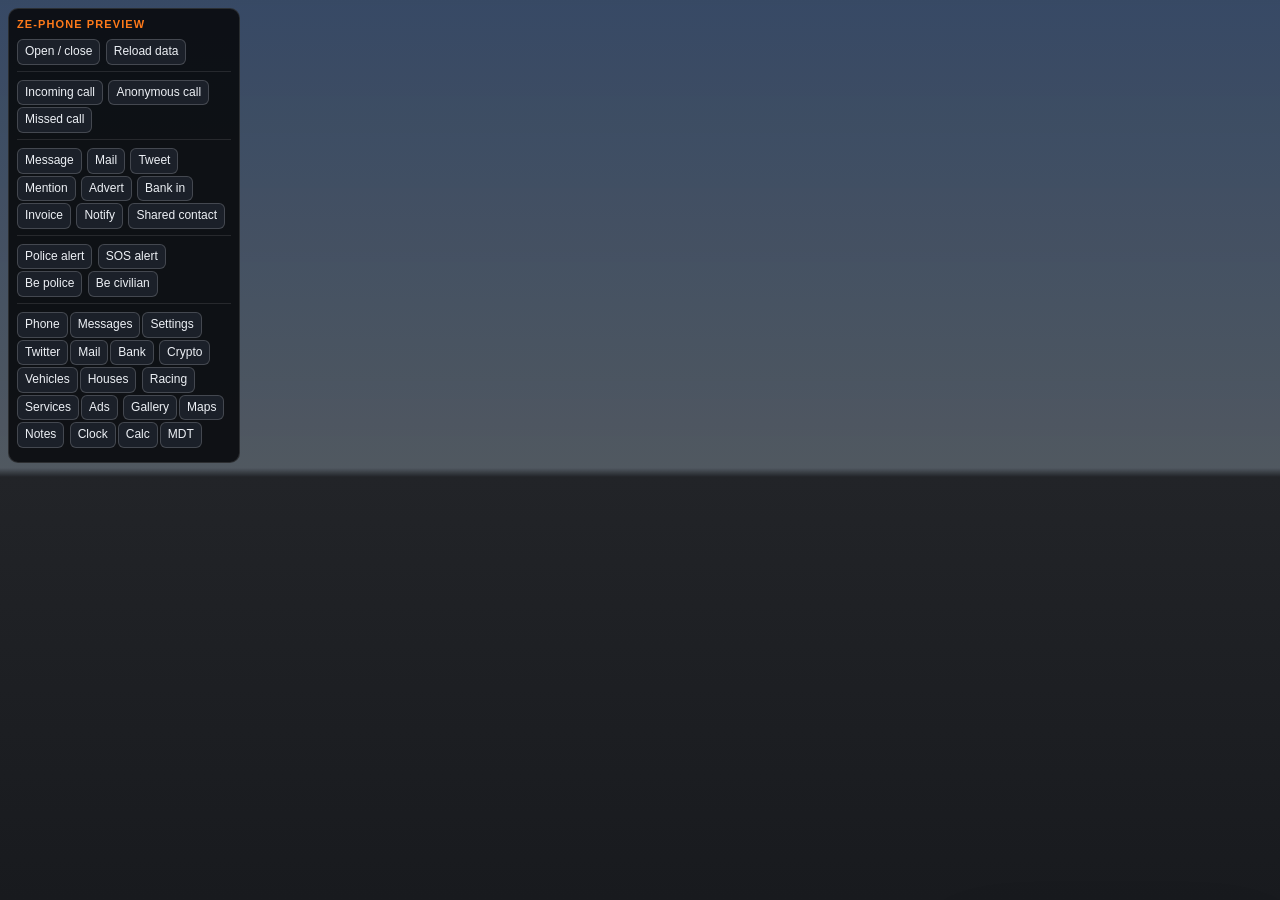
<file: ze-phone/dev/preview.html>
<!doctype html>
<html lang="en">
<head>
<meta charset="utf-8">
<title>ze-phone preview</title>
<style>
    /* Dev only: runs the real NUI in an iframe and fakes Lua and the server (mock.js). Not part of files{}. */
    html, body { margin: 0; height: 100%; background: #0b0e13; overflow: hidden; font: 12px/1.3 "Segoe UI", sans-serif; color: #cfd6e2; }
    .scene {
        position: fixed; inset: 0;
        background: linear-gradient(180deg, rgba(60, 80, 110, 0.9) 0%, rgba(110, 120, 130, 0.7) 52%, rgba(34, 36, 40, 1) 53%, rgba(24, 26, 30, 1) 100%);
    }
    iframe { position: fixed; inset: 0; width: 100%; height: 100%; border: 0; z-index: 1; background: transparent; }
    #ctl {
        position: fixed; z-index: 5; top: 8px; left: 8px; width: 214px; max-height: calc(100% - 16px); overflow-y: auto; padding: 8px; border-radius: 10px;
        background: rgba(10, 12, 16, 0.92); border: 1px solid rgba(255, 255, 255, 0.12);
    }
    #ctl.min { width: auto; }
    #ctl.min .body { display: none; }
    #ctl h3 { margin: 0 0 6px; font-size: 11px; letter-spacing: 0.1em; text-transform: uppercase; color: #ff7a1a; cursor: pointer; }
    #ctl button {
        margin: 2px 2px 0 0; padding: 4px 7px; border: 1px solid rgba(255, 255, 255, 0.18); border-radius: 6px;
        background: #1b2029; color: #edf0f5; cursor: pointer; font: inherit;
    }
    #ctl button:hover { border-color: #ff7a1a; }
    #ctl hr { border: 0; border-top: 1px solid rgba(255, 255, 255, 0.1); margin: 6px 0; }
    #log { margin-top: 6px; max-height: 130px; overflow: hidden; color: #8a94a6; font: 11px/1.35 Consolas, monospace; white-space: pre-wrap; }
</style>
</head>
<body>
<div class="scene"></div>
<iframe id="nui" src="../html/index.html"></iframe>

<div id="ctl">
    <h3 id="ttl">ze-phone preview</h3>
    <div class="body">
        <button data-a="toggle">Open / close</button>
        <button data-a="reinit">Reload data</button>
        <hr>
        <button data-a="incoming">Incoming call</button>
        <button data-a="anon">Anonymous call</button>
        <button data-a="missed">Missed call</button>
        <hr>
        <button data-a="message">Message</button>
        <button data-a="mail">Mail</button>
        <button data-a="tweet">Tweet</button>
        <button data-a="mention">Mention</button>
        <button data-a="advert">Advert</button>
        <button data-a="bank">Bank in</button>
        <button data-a="invoice">Invoice</button>
        <button data-a="notify">Notify</button>
        <button data-a="shared">Shared contact</button>
        <hr>
        <button data-a="police">Police alert</button>
        <button data-a="sos">SOS alert</button>
        <button data-a="cop">Be police</button>
        <button data-a="civ">Be civilian</button>
        <hr>
        <button data-app="phone">Phone</button><button data-app="messages">Messages</button><button data-app="settings">Settings</button>
        <button data-app="twitter">Twitter</button><button data-app="mail">Mail</button><button data-app="bank">Bank</button>
        <button data-app="crypto">Crypto</button><button data-app="vehicles">Vehicles</button><button data-app="houses">Houses</button>
        <button data-app="racing">Racing</button><button data-app="services">Services</button><button data-app="ads">Ads</button>
        <button data-app="gallery">Gallery</button><button data-app="maps">Maps</button><button data-app="notes">Notes</button>
        <button data-app="clock">Clock</button><button data-app="calculator">Calc</button><button data-app="mdt">MDT</button>
        <div id="log"></div>
    </div>
</div>

<script src="mock.js"></script>
<script>
(() => {
    const nui = document.getElementById('nui');
    ZMock.attach(nui);
    const logEl = document.getElementById('log');
    ZMock.onLog((lines) => { logEl.textContent = lines.join('\n'); });

    document.getElementById('ttl').addEventListener('click', () => document.getElementById('ctl').classList.toggle('min'));
    document.getElementById('ctl').addEventListener('click', (e) => {
        const a = e.target.dataset && e.target.dataset.a;
        const app = e.target.dataset && e.target.dataset.app;
        if (a && ZMock.actions[a]) ZMock.actions[a]();
        if (app) {
            const z = nui.contentWindow.ZP;
            if (!z.state.open) ZMock.actions.open();
            setTimeout(() => z.shell.openApp(app), 80);
        }
    });

    // preview.html?fit=1080 renders the NUI in a real 1920x1080 frame, scaled to fit this window (the phone scales with screen height)
    // &z=1.4 enlarges it further, anchored at the bottom right, to look at details in a small window
    const params = new URLSearchParams(location.search);
    const fit = Number(params.get('fit'));
    const zoom = Number(params.get('z')) || 1;
    function layoutFit() {
        if (!(fit > 0) || !innerWidth || !innerHeight) return;
        const w = Math.round(fit * 16 / 9);
        const s = Math.min(innerWidth / w, innerHeight / fit) * zoom;
        nui.style.cssText = `position:fixed;left:${innerWidth - w * s}px;top:${innerHeight - fit * s}px;width:${w}px;height:${fit}px;border:0;z-index:1;background:transparent;transform-origin:0 0;transform:scale(${s})`;
    }
    layoutFit();
    window.addEventListener('resize', layoutFit);

    // open straight away: preview.html#open  or  #app=messages
    nui.addEventListener('load', () => {
        const hash = location.hash.slice(1);
        setTimeout(() => {
            if (!hash) return;
            ZMock.actions.open();
            const m = /^app=(\w+)/.exec(hash);
            if (m) setTimeout(() => nui.contentWindow.ZP.shell.openApp(m[1]), 400);
        }, 500);
    });
})();
</script>
</body>
</html>
</file>
<file: ze-inventory/html/style.css>
/* ze-inventory
   NUI runs on an older Chromium: no :has(), color-mix(), nesting or container queries here.
   Theme "Ember". The accent is a token set; Config can override it at runtime (see UI.md).
   The colour tokens below are shared with ze-hud: keep the two :root blocks in sync. */

:root {
    --accent: #ff7a1a;
    --accent-rgb: 255, 122, 26;
    --accent-2: #ffb62e;               /* gradient partner, derived from the accent when Config overrides it */
    --accent-ink: #1a0c02;
    --accent-grad: linear-gradient(135deg, var(--accent), var(--accent-2));

    /* surfaces, as r, g, b so they can take an alpha */
    --s1-rgb: 31, 28, 27;              /* panel top */
    --s2-rgb: 15, 13, 13;              /* panel bottom */
    --s3-rgb: 17, 15, 15;              /* hotbar, tooltips, notices */
    --s4-rgb: 24, 21, 21;              /* menus, toasts */
    --s5-rgb: 21, 19, 18;              /* small buttons */
    --bd1-rgb: 10, 8, 8;               /* screen backdrop, centre */
    --bd2-rgb: 5, 4, 4;               /* screen backdrop, edge */
    --wash-rgb: 255, 240, 225;         /* tint for hairlines and hover washes */

    --panel: #141211;
    --raised: #1f1c1b;
    --line: rgba(var(--wash-rgb), 0.07);
    --line-2: rgba(var(--wash-rgb), 0.14);
    --text: #f6f2ee;
    --muted: #a39d97;
    --faint: #6f6963;
    --ok: #34d399;
    --warn: #fbbf24;
    --danger: #ff5d7a;

    --slot: min(clamp(56px, 8.6vh, 94px), 6.6vw);
    --gap: 7px;
    --pad: 18px;
    --panel-w: calc(var(--slot) * 5 + var(--gap) * 4 + var(--pad) * 2);

    --display: "Bahnschrift", "Segoe UI Semibold", "Segoe UI", system-ui, sans-serif;
    --body: "Segoe UI", system-ui, -apple-system, Roboto, sans-serif;
    --ease: cubic-bezier(0.2, 0.8, 0.2, 1);
}

* { box-sizing: border-box; }

html, body {
    margin: 0;
    height: 100%;
    background: transparent;
    overflow: hidden;
    color: var(--text);
    font: 13px/1.4 var(--body);
    -webkit-font-smoothing: antialiased;
    user-select: none;
}

[hidden] { display: none !important; }

h1, h2, p, ul { margin: 0; padding: 0; }
ul { list-style: none; }
button, input { font: inherit; color: inherit; }
button { cursor: pointer; }
input { user-select: text; }
img { -webkit-user-drag: none; }

.icon {
    width: 20px;
    height: 20px;
    flex: none;
    fill: none;
    stroke: currentColor;
    stroke-width: 1.8;
    stroke-linecap: round;
    stroke-linejoin: round;
}

/* ---------- Overlay ---------- */

.app {
    position: fixed;
    inset: 0;
    display: flex;
    align-items: center;
    justify-content: center;
    background: radial-gradient(120% 90% at 50% 45%, rgba(var(--bd1-rgb), 0.5) 0%, rgba(var(--bd2-rgb), 0.88) 100%);
    opacity: 0;
    transition: opacity 0.16s ease;
}
.app.open { opacity: 1; }

.stage {
    display: flex;
    align-items: stretch;
    gap: 16px;
    height: min(84vh, 820px);
    transform: translateY(10px) scale(0.99);
    transition: transform 0.28s var(--ease);
}
.app.open .stage { transform: none; }

.app-close {
    position: absolute;
    top: 22px;
    right: 26px;
    display: grid;
    place-items: center;
    width: 38px;
    height: 38px;
    padding: 0;
    border: 1px solid var(--line);
    border-radius: 12px;
    background: rgba(var(--s5-rgb), 0.8);
    color: var(--muted);
    transition: color 0.15s, border-color 0.15s, background 0.15s;
}
.app-close:hover { color: var(--text); border-color: var(--line-2); background: var(--raised); }

/* ---------- Panels ---------- */

.panel {
    display: flex;
    flex-direction: column;
    width: var(--panel-w);
    min-height: 0;
    border: 1px solid var(--line);
    border-radius: 20px;
    background:
        radial-gradient(90% 50% at 0% 0%, rgba(var(--accent-rgb), 0.11), transparent 70%),
        linear-gradient(180deg, rgba(var(--s1-rgb), 0.97), rgba(var(--s2-rgb), 0.97));
    box-shadow: 0 30px 80px rgba(0, 0, 0, 0.55), inset 0 1px 0 rgba(var(--wash-rgb), 0.04);
    transition: border-color 0.15s, box-shadow 0.15s;
}
.panel.over { border-color: rgba(var(--accent-rgb), 0.4); }

.panel-head {
    display: flex;
    align-items: center;
    gap: 12px;
    padding: var(--pad) var(--pad) 14px;
}

.panel-icon {
    display: grid;
    place-items: center;
    width: 42px;
    height: 42px;
    flex: none;
    border-radius: 13px;
    color: var(--accent);
    background: rgba(var(--accent-rgb), 0.1);
    box-shadow: inset 0 0 0 1px rgba(var(--accent-rgb), 0.22);
}

.panel-titles { min-width: 0; flex: 1; }
.panel-title {
    overflow: hidden;
    font: 600 18px/1.15 var(--display);
    letter-spacing: 0.01em;
    text-overflow: ellipsis;
    white-space: nowrap;
}
.panel-sub {
    margin-top: 3px;
    overflow: hidden;
    color: var(--muted);
    font-size: 11px;
    letter-spacing: 0.08em;
    text-overflow: ellipsis;
    text-transform: uppercase;
    white-space: nowrap;
}

.panel-extra { display: flex; flex-direction: column; align-items: flex-end; gap: 4px; }
.money {
    display: flex;
    align-items: center;
    gap: 6px;
    color: var(--text);
    font: 600 12px/1 var(--display);
    letter-spacing: 0.02em;
}
.money .icon { width: 14px; height: 14px; color: var(--muted); }
.money[data-kind="cash"] .icon { color: var(--ok); }

.panel-meter { padding: 0 var(--pad); }
.meter {
    height: 6px;
    overflow: hidden;
    border-radius: 99px;
    background: rgba(var(--wash-rgb), 0.07);
}
.meter i {
    display: block;
    width: 0;
    height: 100%;
    border-radius: inherit;
    background: var(--accent-grad);
    transition: width 0.35s var(--ease);
}
.meter[data-level="warn"] i { background: linear-gradient(90deg, #d97706, var(--warn)); }
.meter[data-level="full"] i { background: linear-gradient(90deg, #e11d48, var(--danger)); }

.meter-text {
    display: flex;
    justify-content: space-between;
    margin-top: 7px;
    color: var(--muted);
    font: 500 11px/1 var(--display);
    letter-spacing: 0.06em;
}
.meter-text span:first-child { color: var(--text); }

.search {
    display: flex;
    align-items: center;
    gap: 8px;
    height: 36px;
    margin: 14px var(--pad) 12px;
    padding: 0 12px;
    border: 1px solid var(--line);
    border-radius: 11px;
    background: rgba(var(--wash-rgb), 0.035);
    color: var(--faint);
    transition: border-color 0.15s, background 0.15s, color 0.15s;
}
.search .icon { width: 16px; height: 16px; }
.search:focus-within {
    border-color: rgba(var(--accent-rgb), 0.5);
    background: rgba(var(--wash-rgb), 0.05);
    color: var(--accent);
}
.search input {
    flex: 1;
    min-width: 0;
    border: 0;
    outline: 0;
    background: transparent;
    font-size: 13px;
}
.search input::placeholder { color: var(--faint); }

.grid-wrap {
    flex: 1;
    min-height: 0;
    padding: 4px var(--pad) var(--pad);
    overflow-y: auto;
}
.grid-wrap::-webkit-scrollbar { width: 6px; }
.grid-wrap::-webkit-scrollbar-thumb { border-radius: 9px; background: rgba(var(--wash-rgb), 0.12); }
.grid-wrap::-webkit-scrollbar-thumb:hover { background: rgba(var(--wash-rgb), 0.22); }

.grid {
    display: grid;
    grid-template-columns: repeat(5, var(--slot));
    grid-auto-rows: var(--slot);
    gap: var(--gap);
}

/* ---------- Slots ---------- */

.slot {
    position: relative;
    overflow: hidden;
    border: 1px solid var(--line);
    border-radius: 13px;
    background: rgba(var(--wash-rgb), 0.028);
    transition: border-color 0.12s, background 0.12s, transform 0.12s var(--ease), opacity 0.12s, box-shadow 0.12s;
}
.app.entering .slot { animation: pop 0.32s var(--ease) both; animation-delay: min(calc(var(--i) * 9ms), 260ms); }
@keyframes pop { from { opacity: 0; transform: scale(0.9); } }

.slot.hot { background: rgba(var(--wash-rgb), 0.05); }
.slot-key {
    position: absolute;
    top: 6px;
    left: 8px;
    color: var(--faint);
    font: 600 11px/1 var(--display);
}
.slot.hot.filled .slot-key { color: rgba(var(--accent-rgb), 0.9); }

.slot.filled {
    --tint: 255, 255, 255;
    background:
        radial-gradient(circle at 50% 36%, rgba(var(--tint), 0.11), transparent 68%),
        rgba(var(--wash-rgb), 0.05);
}
.slot.filled[data-type="weapon"] { --tint: 255, 93, 122; }
.slot.filled:hover {
    border-color: rgba(var(--accent-rgb), 0.55);
    background:
        radial-gradient(circle at 50% 36%, rgba(var(--tint), 0.17), transparent 68%),
        rgba(var(--wash-rgb), 0.08);
    transform: translateY(-1px);
}
.slot.dim { opacity: 0.22; }
.slot.dragging { opacity: 0.3; }

.slot.over-ok {
    border-color: var(--accent);
    background: rgba(var(--accent-rgb), 0.14);
    box-shadow: 0 0 0 2px rgba(var(--accent-rgb), 0.28), 0 0 22px rgba(var(--accent-rgb), 0.22);
}
.slot.over-bad {
    border-color: var(--danger);
    background: rgba(255, 93, 122, 0.1);
    box-shadow: 0 0 0 2px rgba(255, 93, 122, 0.22);
}

.slot-art {
    position: absolute;
    inset: 11% 14% 27% 14%;
    display: grid;
    place-items: center;
}
.slot-img {
    max-width: 100%;
    max-height: 100%;
    object-fit: contain;
    pointer-events: none;
    filter: drop-shadow(0 5px 6px rgba(0, 0, 0, 0.5));
}
.slot-glyph {
    color: rgba(var(--wash-rgb), 0.4);
    font-family: var(--display);
    font-size: calc(var(--slot) * 0.3);
    font-weight: 700;
    line-height: 1;
    letter-spacing: 0.04em;
}

.slot-amount {
    position: absolute;
    top: 5px;
    right: 6px;
    padding: 2px 6px;
    border-radius: 99px;
    background: rgba(0, 0, 0, 0.5);
    color: var(--text);
    font: 600 11px/1 var(--display);
    letter-spacing: 0.02em;
}
.slot-price {
    position: absolute;
    top: 5px;
    left: 6px;
    padding: 2px 6px;
    border-radius: 99px;
    background: rgba(var(--accent-rgb), 0.16);
    color: var(--accent);
    font: 600 11px/1 var(--display);
}

.slot-label {
    position: absolute;
    left: 7px;
    right: 7px;
    bottom: 6px;
    overflow: hidden;
    color: rgba(237, 240, 245, 0.88);
    font-size: 10.5px;
    font-weight: 500;
    line-height: 1.2;
    text-align: center;
    text-overflow: ellipsis;
    text-shadow: 0 1px 3px rgba(0, 0, 0, 0.8);
    white-space: nowrap;
}
.slot.has-q .slot-label { bottom: 11px; }

.slot-q {
    position: absolute;
    left: 9px;
    right: 9px;
    bottom: 6px;
    height: 3px;
    overflow: hidden;
    border-radius: 9px;
    background: rgba(var(--wash-rgb), 0.12);
}
.slot-q::after {
    content: "";
    display: block;
    width: var(--q);
    height: 100%;
    background: var(--qc);
}

/* ---------- Centre rail ---------- */

.rail {
    display: flex;
    flex-direction: column;
    justify-content: center;
    gap: 12px;
    width: 206px;
    flex: none;
}

.card {
    padding: 14px;
    border: 1px solid var(--line);
    border-radius: 18px;
    background:
        radial-gradient(100% 60% at 0% 0%, rgba(var(--accent-rgb), 0.08), transparent 70%),
        linear-gradient(180deg, rgba(var(--s1-rgb), 0.95), rgba(var(--s2-rgb), 0.95));
    box-shadow: 0 20px 50px rgba(0, 0, 0, 0.4);
}
.card-label {
    display: flex;
    align-items: baseline;
    justify-content: space-between;
    margin-bottom: 10px;
    font: 600 11px/1 var(--display);
    letter-spacing: 0.12em;
    text-transform: uppercase;
}
.card-hint { color: var(--faint); font: 400 10px/1 var(--body); letter-spacing: 0; text-transform: none; }

.stepper {
    display: flex;
    height: 40px;
    overflow: hidden;
    border: 1px solid var(--line);
    border-radius: 12px;
    background: rgba(var(--wash-rgb), 0.035);
    transition: border-color 0.15s;
}
.stepper:focus-within { border-color: rgba(var(--accent-rgb), 0.5); }
.stepper button {
    width: 38px;
    border: 0;
    background: transparent;
    color: var(--muted);
    font-size: 18px;
    transition: background 0.12s, color 0.12s;
}
.stepper button:hover { background: rgba(var(--wash-rgb), 0.07); color: var(--text); }
.stepper input {
    flex: 1;
    min-width: 0;
    border: 0;
    outline: 0;
    background: transparent;
    font: 600 16px/1 var(--display);
    text-align: center;
}
.stepper input::placeholder { color: var(--muted); font-weight: 500; }

.chips { display: grid; grid-template-columns: repeat(4, 1fr); gap: 6px; margin-top: 8px; }
.chips button {
    height: 28px;
    border: 1px solid var(--line);
    border-radius: 9px;
    background: transparent;
    color: var(--muted);
    font: 600 11px/1 var(--display);
    transition: all 0.12s;
}
.chips button:hover { color: var(--text); border-color: var(--line-2); }
.chips button.on {
    border-color: rgba(var(--accent-rgb), 0.5);
    background: rgba(var(--accent-rgb), 0.12);
    color: var(--accent);
}

.zones { display: grid; gap: 8px; }
.zone {
    /* Each zone has its own colour so Use / Give / Drop are told apart at a glance. */
    --zc: var(--accent);
    --zc-rgb: var(--accent-rgb);
    display: grid;
    grid-template-columns: 38px 1fr;
    column-gap: 12px;
    align-items: center;
    padding: 10px 14px 10px 10px;
    border: 1px solid rgba(var(--zc-rgb), 0.38);
    border-radius: 15px;
    background: linear-gradient(135deg, rgba(var(--zc-rgb), 0.16), rgba(var(--zc-rgb), 0.05));
    box-shadow: inset 3px 0 0 var(--zc);
    color: var(--zc);
    transition: all 0.14s var(--ease);
}
.zone[data-zone="give"] { --zc: #22d3ee; --zc-rgb: 34, 211, 238; }
.zone[data-zone="drop"] { --zc: var(--danger); --zc-rgb: 255, 93, 122; }
.zone .icon {
    grid-row: span 2;
    box-sizing: border-box;
    width: 38px;
    height: 38px;
    padding: 9px;
    border-radius: 11px;
    background: rgba(var(--zc-rgb), 0.18);
    box-shadow: inset 0 0 0 1px rgba(var(--zc-rgb), 0.3);
}
.zone b { color: var(--text); font: 600 14px/1.1 var(--display); letter-spacing: 0.04em; }
.zone span { color: var(--muted); font-size: 11px; }

.app.dragging-player .zone {
    border-color: rgba(var(--zc-rgb), 0.7);
    background: linear-gradient(135deg, rgba(var(--zc-rgb), 0.24), rgba(var(--zc-rgb), 0.09));
}
.app.dragging-other .zone { opacity: 0.35; }
.zone.over {
    border-color: var(--zc);
    background: rgba(var(--zc-rgb), 0.28);
    box-shadow: inset 3px 0 0 var(--zc), 0 0 24px rgba(var(--zc-rgb), 0.3);
    transform: scale(1.03);
}

.keys { display: grid; gap: 7px; padding: 4px 6px 0; }
.keys li { display: flex; align-items: center; justify-content: space-between; color: var(--faint); font-size: 11px; }
.keys li span { display: flex; align-items: center; gap: 3px; color: var(--muted); }
kbd {
    padding: 3px 6px;
    border: 1px solid var(--line-2);
    border-bottom-width: 2px;
    border-radius: 6px;
    background: rgba(var(--wash-rgb), 0.04);
    color: var(--text);
    font: 600 10px/1 var(--display);
}

/* ---------- Drag ghost ---------- */

.ghost {
    position: fixed;
    top: 0;
    left: 0;
    z-index: 60;
    width: calc(var(--slot) * 0.92);
    height: calc(var(--slot) * 0.92);
    display: grid;
    place-items: center;
    pointer-events: none;
    border: 1px solid rgba(var(--accent-rgb), 0.6);
    border-radius: 14px;
    background: rgba(var(--s1-rgb), 0.92);
    box-shadow: 0 18px 40px rgba(0, 0, 0, 0.55), 0 0 22px rgba(var(--accent-rgb), 0.25);
}
.ghost .slot-art { inset: 12%; }
body.is-dragging, body.is-dragging * { cursor: grabbing !important; }

/* ---------- Tooltip ---------- */

.tip {
    position: fixed;
    top: 0;
    left: 0;
    z-index: 70;
    width: 252px;
    padding: 14px;
    pointer-events: none;
    border: 1px solid var(--line-2);
    border-radius: 15px;
    background: rgba(var(--s3-rgb), 0.97);
    box-shadow: 0 20px 50px rgba(0, 0, 0, 0.6);
}
.tip-title { font: 600 15px/1.2 var(--display); letter-spacing: 0.01em; }
.tip-tags { display: flex; flex-wrap: wrap; gap: 5px; margin-top: 8px; }
.tag {
    padding: 3px 7px;
    border-radius: 99px;
    background: rgba(var(--wash-rgb), 0.07);
    color: var(--muted);
    font: 600 10px/1 var(--display);
    letter-spacing: 0.1em;
    text-transform: uppercase;
}
.tag.weapon { background: rgba(255, 93, 122, 0.14); color: var(--danger); }
.tag.use { background: rgba(var(--accent-rgb), 0.14); color: var(--accent); }
.tip-desc { margin-top: 10px; color: var(--muted); font-size: 12px; line-height: 1.45; }
.tip-rows { margin-top: 10px; padding-top: 10px; border-top: 1px solid var(--line); }
.tip-row { display: flex; justify-content: space-between; gap: 12px; padding: 2px 0; font-size: 12px; }
.tip-row span:first-child { color: var(--faint); }
.tip-row span:last-child { overflow: hidden; font-weight: 600; text-align: right; text-overflow: ellipsis; white-space: nowrap; }
.tip-hint { margin-top: 10px; color: var(--faint); font-size: 11px; }

/* ---------- Context menu ---------- */

.ctx {
    position: fixed;
    top: 0;
    left: 0;
    z-index: 80;
    width: 196px;
    padding: 6px;
    border: 1px solid var(--line-2);
    border-radius: 15px;
    background: rgba(var(--s4-rgb), 0.98);
    box-shadow: 0 24px 60px rgba(0, 0, 0, 0.6);
    animation: ctxin 0.12s var(--ease);
}
@keyframes ctxin { from { opacity: 0; transform: translateY(-4px) scale(0.98); } }
.ctx-head { display: flex; justify-content: space-between; gap: 10px; padding: 8px 10px 9px; border-bottom: 1px solid var(--line); margin-bottom: 5px; }
.ctx-head b { overflow: hidden; font: 600 12px/1.2 var(--display); text-overflow: ellipsis; white-space: nowrap; }
.ctx-head span { flex: none; color: var(--accent); font: 600 11px/1.2 var(--display); }
.ctx button {
    display: flex;
    align-items: center;
    gap: 10px;
    width: 100%;
    padding: 8px 10px;
    border: 0;
    border-radius: 10px;
    background: transparent;
    color: var(--text);
    font-size: 13px;
    text-align: left;
    transition: background 0.1s;
}
.ctx button .icon { width: 16px; height: 16px; color: var(--muted); }
.ctx button:hover:not(:disabled) { background: rgba(var(--accent-rgb), 0.13); }
.ctx button:hover:not(:disabled) .icon { color: var(--accent); }
.ctx button:disabled { opacity: 0.35; cursor: not-allowed; }

/* ---------- Toast ---------- */

.toast {
    position: fixed;
    left: 50%;
    bottom: 5.5vh;
    z-index: 90;
    padding: 10px 18px;
    border: 1px solid var(--line-2);
    border-radius: 99px;
    background: rgba(var(--s4-rgb), 0.97);
    box-shadow: 0 16px 40px rgba(0, 0, 0, 0.5);
    font-size: 13px;
    font-weight: 500;
    transform: translateX(-50%);
    animation: toastin 0.22s var(--ease);
}
.toast.err { border-color: rgba(255, 93, 122, 0.5); color: #ffd5db; }
.toast.ok { border-color: rgba(52, 211, 153, 0.45); color: #d3f8e0; }
@keyframes toastin { from { opacity: 0; transform: translate(-50%, 8px); } }

/* ---------- Quick-slot HUD ---------- */

.hotbar {
    position: fixed;
    left: 50%;
    bottom: 3vh;
    display: flex;
    gap: 8px;
    padding: 9px;
    border: 1px solid var(--line);
    border-radius: 20px;
    background: rgba(var(--s3-rgb), 0.78);
    box-shadow: 0 16px 40px rgba(0, 0, 0, 0.45);
    opacity: 0;
    transform: translate(-50%, 14px);
    transition: opacity 0.22s ease, transform 0.28s var(--ease);
}
.hotbar.show { opacity: 1; transform: translate(-50%, 0); }
.hotbar .slot { width: calc(var(--slot) * 0.92); height: calc(var(--slot) * 0.92); }
.hotbar .slot-label { display: none; }
.hotbar .slot-art { inset: 14%; }
.hotbar .slot-q { bottom: 7px; }
.hotbar .slot.active {
    border-color: var(--accent);
    box-shadow: 0 0 0 2px rgba(var(--accent-rgb), 0.3), 0 0 24px rgba(var(--accent-rgb), 0.28);
    animation: bump 0.32s var(--ease);
}
@keyframes bump { 40% { transform: scale(1.1); } }

/* ---------- Item notices ---------- */

.itemboxes {
    position: fixed;
    left: 50%;
    bottom: calc(3vh + var(--slot) * 0.92 + 44px);
    display: flex;
    flex-direction: column-reverse;
    align-items: center;
    gap: 8px;
    transform: translateX(-50%);
    pointer-events: none;
}
.ibox {
    display: flex;
    align-items: center;
    gap: 12px;
    min-width: 190px;
    padding: 8px 18px 8px 8px;
    border: 1px solid var(--line-2);
    border-radius: 16px;
    background: rgba(var(--s3-rgb), 0.9);
    box-shadow: 0 14px 34px rgba(0, 0, 0, 0.5);
    opacity: 0;
    transform: translateY(12px) scale(0.97);
    transition: opacity 0.24s ease, transform 0.3s var(--ease);
}
.ibox.in { opacity: 1; transform: none; }
.ibox.out { opacity: 0; transform: translateY(-6px) scale(0.98); }
.ibox-art {
    position: relative;
    display: grid;
    place-items: center;
    width: 44px;
    height: 44px;
    flex: none;
    border-radius: 12px;
    background: rgba(var(--wash-rgb), 0.06);
}
.ibox-art .slot-art { inset: 8%; }
.ibox-art .slot-glyph { font-size: 15px; }
.ibox-text { display: grid; gap: 2px; }
.ibox-text b { font: 600 14px/1.1 var(--display); letter-spacing: 0.01em; }
.ibox-text span { font: 600 11px/1 var(--display); letter-spacing: 0.1em; text-transform: uppercase; }
/* ---------- Required items card ---------- */

.required {
    position: fixed;
    left: 28px;
    top: 50%;
    display: grid;
    gap: 8px;
    min-width: 200px;
    padding: 12px;
    pointer-events: none;
    border: 1px solid var(--line-2);
    border-radius: 18px;
    background: rgba(var(--s3-rgb), 0.9);
    box-shadow: 0 16px 40px rgba(0, 0, 0, 0.5);
    opacity: 0;
    transform: translate(-14px, -50%);
    transition: opacity 0.22s ease, transform 0.3s var(--ease);
}
.required.show { opacity: 1; transform: translate(0, -50%); }
.req-title {
    padding: 0 4px 2px;
    color: var(--muted);
    font: 600 11px/1 var(--display);
    letter-spacing: 0.14em;
    text-transform: uppercase;
}
.req-item { display: flex; align-items: center; gap: 12px; }
.req-art {
    position: relative;
    width: 44px;
    height: 44px;
    flex: none;
    border-radius: 12px;
    background: rgba(var(--wash-rgb), 0.06);
}
.req-art .slot-art { inset: 8%; }
.req-art .slot-glyph { font-size: 15px; }
.req-label { font: 600 14px/1.2 var(--display); }

.ibox.add .ibox-text span { color: var(--ok); }
.ibox.remove .ibox-text span { color: var(--danger); }
.ibox.use .ibox-text span { color: var(--accent); }
</file>
<file: ze-chat-theme/style.css>
/* ze-chat-theme: "Ember" look for the built-in chat.
   The colour tokens below are shared with ze-hud / ze-inventory / ze-clothing: keep the :root blocks in sync.
   NUI is an older Chromium: no color-mix(), :has(), nesting or backdrop-filter. */

:root {
    --accent: #ff7a1a;
    --accent-rgb: 255, 122, 26;
    --accent-2: #ffb62e;
    --accent-ink: #1a0c02;
    --accent-grad: linear-gradient(135deg, var(--accent), var(--accent-2));

    --s1-rgb: 31, 28, 27;
    --s2-rgb: 15, 13, 13;
    --s3-rgb: 17, 15, 15;
    --s4-rgb: 24, 21, 21;
    --wash-rgb: 255, 240, 225;

    --line: rgba(var(--wash-rgb), 0.08);
    --line-2: rgba(var(--wash-rgb), 0.16);
    --text: #f6f2ee;
    --muted: #a39d97;
    --faint: #6f6963;

    --display: "Bahnschrift", "Segoe UI Semibold", "Segoe UI", system-ui, sans-serif;
    --body: "Segoe UI", system-ui, -apple-system, Roboto, sans-serif;
    --ease: cubic-bezier(0.2, 0.8, 0.2, 1);
}

* {
    font-family: var(--body);
}

/* ---------- window ---------- */

.chat-window {
    background: transparent !important;
    box-shadow: none !important;
    border: 0 !important;
    left: 1.6vh;
    top: 1.6vh;
    width: 34vw !important;
    min-width: 360px;
    max-width: 640px;
    height: 30vh !important;
    overflow: hidden;
    direction: ltr;
    text-align: left;
    -webkit-mask-image: linear-gradient(to bottom, transparent 0, #000 7%, #000 100%);
    mask-image: linear-gradient(to bottom, transparent 0, #000 7%, #000 100%);
}

.chat-messages {
    margin: 0;
    padding: 0.4vh 0.4vh 0 0;
    height: 100%;
    scrollbar-width: thin;
}

.chat-messages::-webkit-scrollbar { width: 5px; }
.chat-messages::-webkit-scrollbar-track { background: transparent; }
.chat-messages::-webkit-scrollbar-thumb {
    background: rgba(var(--wash-rgb), 0.14);
    border-radius: 9px;
}

/* ---------- messages ---------- */

.msg {
    --msg-accent: var(--accent);

    position: relative;
    box-sizing: border-box;
    min-width: 0;
    max-width: 100%;
    overflow: hidden;
    direction: ltr;
    text-align: left;
    margin: 0 0 0.55vh 0;
    padding: 0.65vh 1vh 0.65vh 1.4vh;
    font-size: 1.55vh;
    line-height: 1.38;
    color: var(--text);
    word-wrap: break-word;
    overflow-wrap: anywhere;

    background:
        radial-gradient(90% 120% at 0% 0%, rgba(var(--accent-rgb), 0.08), transparent 70%),
        linear-gradient(180deg, rgba(var(--s1-rgb), 0.92), rgba(var(--s2-rgb), 0.9));
    border: 1px solid var(--line);
    border-radius: 1vh;
    box-shadow: 0 0.6vh 1.8vh rgba(0, 0, 0, 0.4), inset 0 1px 0 rgba(var(--wash-rgb), 0.04);
    text-shadow: 0 1px 2px rgba(0, 0, 0, 0.55);

    animation: ze-msg-in 0.24s var(--ease) both;
}

/* accent bar, tinted by theme.js from the message colour (Ember orange when none) */
.msg::before {
    content: '';
    position: absolute;
    left: 0;
    top: 0.55vh;
    bottom: 0.55vh;
    width: 0.38vh;
    border-radius: 0 0.38vh 0.38vh 0;
    background: var(--msg-accent);
    box-shadow: 0 0 0.9vh var(--msg-accent);
}

/* author: never wider than its card, long names are cut with an ellipsis */
.msg b {
    display: inline-block;
    max-width: 60%;
    margin-right: 0.8vh;
    overflow: hidden;
    vertical-align: bottom;
    text-overflow: ellipsis;
    white-space: nowrap;
    font-family: var(--display);
    font-size: 0.95em;
    font-weight: 600;
    letter-spacing: 0.01em;
}

.msg b:empty { display: none; }

/* the stock chat hangs the first line of named messages out to the left (.multiline: negative text-indent and a left margin) */
.msg,
.msg.multiline {
    margin-left: 0 !important;
    text-indent: 0 !important;
}
.msg *,
.msg.multiline * { text-indent: 0 !important; }

.msg > span > span > span { color: var(--text); }

.msg i:first-of-type {
    margin-right: 0.5vh;
    font-style: normal;
    font-size: 0.85em;
    color: var(--faint);
}

@keyframes ze-msg-in {
    from { opacity: 0; transform: translateX(-1.2vh); }
    to   { opacity: 1; transform: none; }
}

/* ---------- input ---------- */

.chat-input {
    background: transparent !important;
    left: 1.6vh;
    top: calc(1.6vh + 30vh + 1vh) !important;
    bottom: auto;
    width: 34vw !important;
    min-width: 360px;
    max-width: 640px;
}

.chat-input > div:first-child {
    display: flex;
    align-items: center;
    gap: 0.8vh;
    padding: 0.8vh 1.2vh;
    background:
        radial-gradient(90% 140% at 0% 0%, rgba(var(--accent-rgb), 0.1), transparent 70%),
        linear-gradient(180deg, rgba(var(--s1-rgb), 0.97), rgba(var(--s2-rgb), 0.97)) !important;
    border: 1px solid var(--line) !important;
    border-radius: 1.2vh;
    box-shadow: 0 1.4vh 3.6vh rgba(0, 0, 0, 0.5), inset 0 1px 0 rgba(var(--wash-rgb), 0.04);
    transition: border-color 0.15s, box-shadow 0.15s;
}

.chat-input > div:first-child:focus-within {
    border-color: rgba(var(--accent-rgb), 0.55) !important;
    box-shadow: 0 0 0 1px rgba(var(--accent-rgb), 0.3),
        0 0 2.4vh rgba(var(--accent-rgb), 0.22),
        0 1.4vh 3.6vh rgba(0, 0, 0, 0.5);
}

.chat-input .prefix {
    flex: none;
    margin: 0;
    padding: 0.25vh 0.95vh;
    font-family: var(--display);
    font-size: 1.25vh;
    font-weight: 700;
    letter-spacing: 0.1em;
    text-transform: uppercase;
    line-height: 1.4;
    color: var(--accent-ink);
    background: var(--accent-grad);
    border: 0;
    border-radius: 99px;
}

.chat-input .prefix.any {
    opacity: 1;
    color: var(--muted);
    background: rgba(var(--wash-rgb), 0.07);
    box-shadow: inset 0 0 0 1px var(--line);
}

.chat-input .prefix.any:before,
.chat-input .prefix.any:after { content: none; }

textarea,
.chat-input textarea {
    flex: 1;
    min-width: 0;
    background: transparent !important;
    border: 0;
    outline: 0;
    resize: none;
    padding: 0.3vh 0.2vh;
    font-size: 1.6vh;
    color: var(--text);
    caret-color: var(--accent);
}

textarea::placeholder { color: var(--faint); }

/* ---------- suggestions ---------- */

.chat-input > div + div {
    position: static;
    width: 100%;
    margin-top: 0.7vh;
    text-align: left;
}

.suggestions {
    list-style: none;
    padding: 0.5vh;
    background: linear-gradient(180deg, rgba(var(--s4-rgb), 0.97), rgba(var(--s3-rgb), 0.97));
    border: 1px solid var(--line);
    border-radius: 1.1vh;
    box-shadow: 0 1.4vh 3.6vh rgba(0, 0, 0, 0.5);
}

.suggestion {
    margin: 0;
    padding: 0.5vh 0.8vh;
    border-radius: 0.7vh;
    font-size: 1.4vh;
    color: var(--text);
}

.suggestion:first-child {
    background: rgba(var(--accent-rgb), 0.12);
    box-shadow: inset 0 0 0 1px rgba(var(--accent-rgb), 0.22);
}

.suggestion:first-child > span:first-child { color: var(--accent-2); }

.suggestion .help {
    display: block;
    margin-top: 0.15vh;
    font-size: 1.15vh;
    color: var(--muted);
}

.suggestion .disabled,
.suggestion .param,
.suggestion .param-help { color: var(--faint); }

@media screen and (min-aspect-ratio: 21/9) {
    .chat-window,
    .chat-input { left: 12.8vw; }
}
</file>
